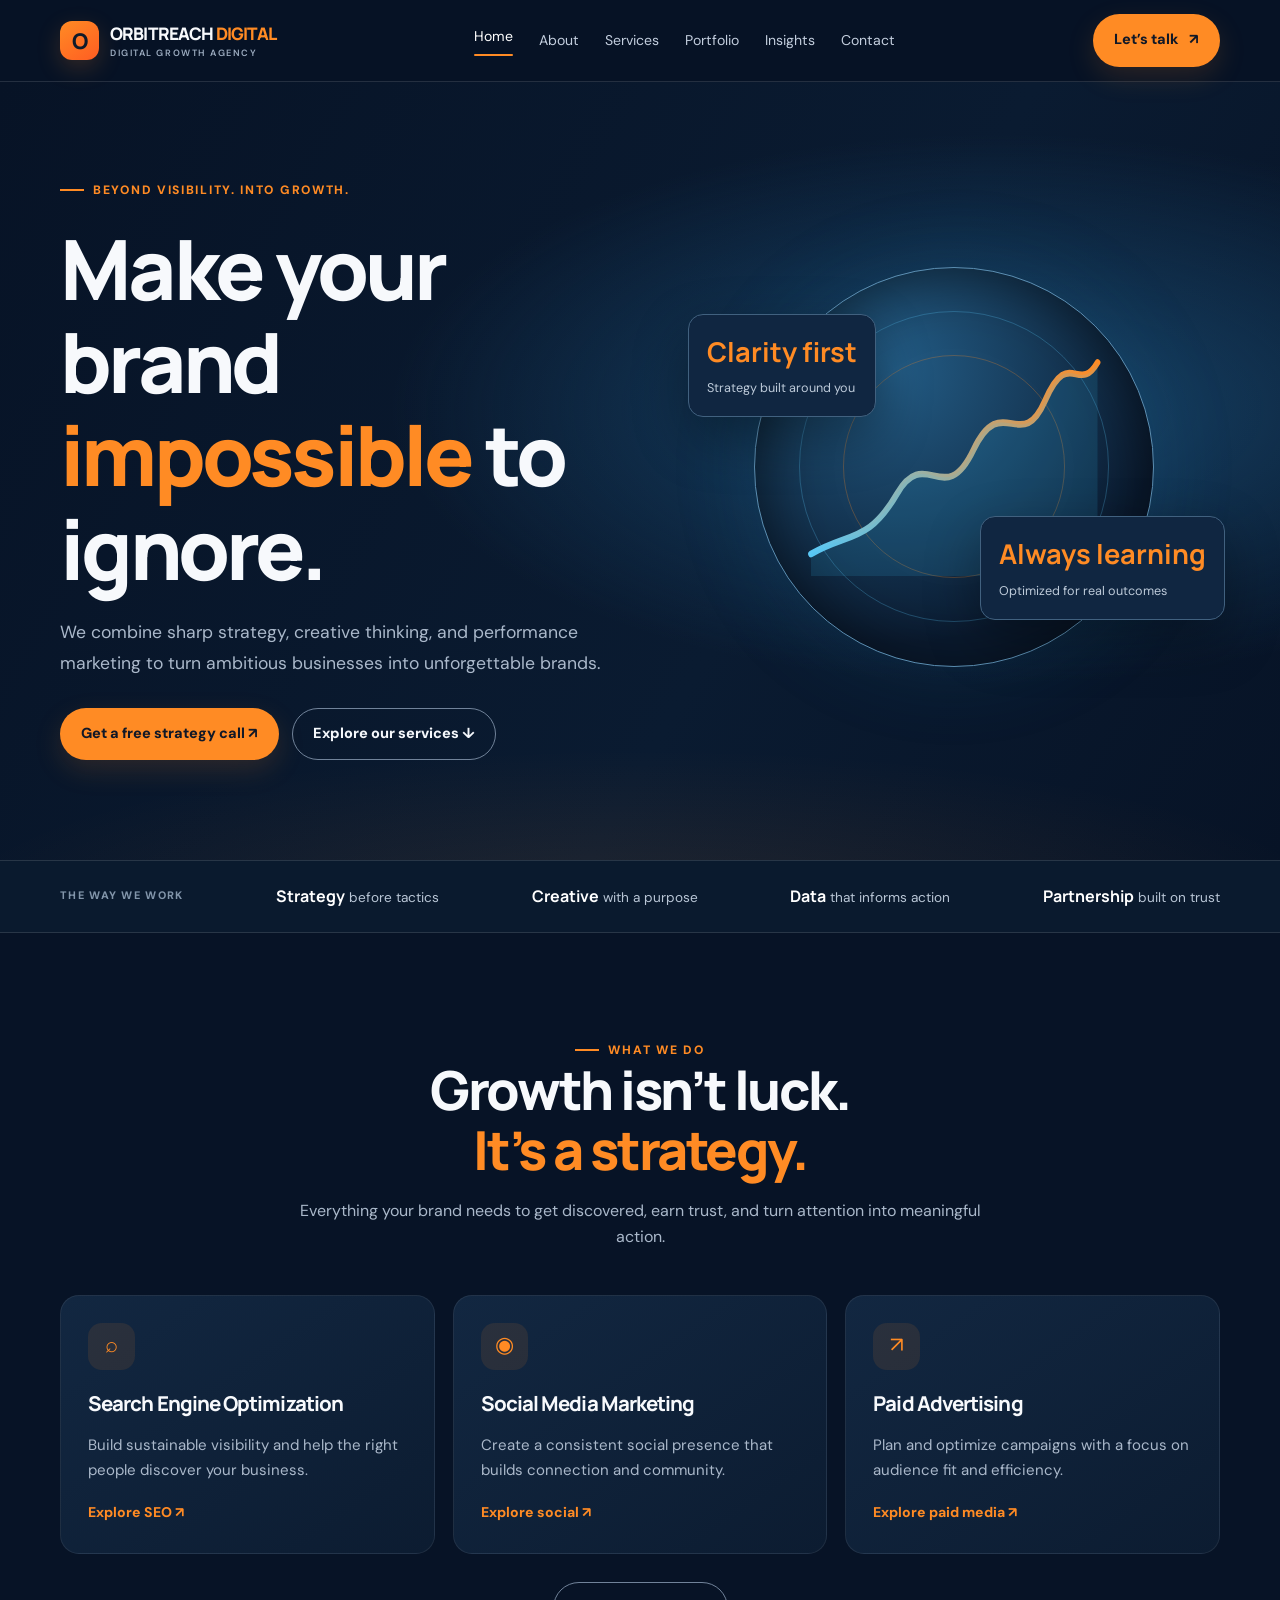
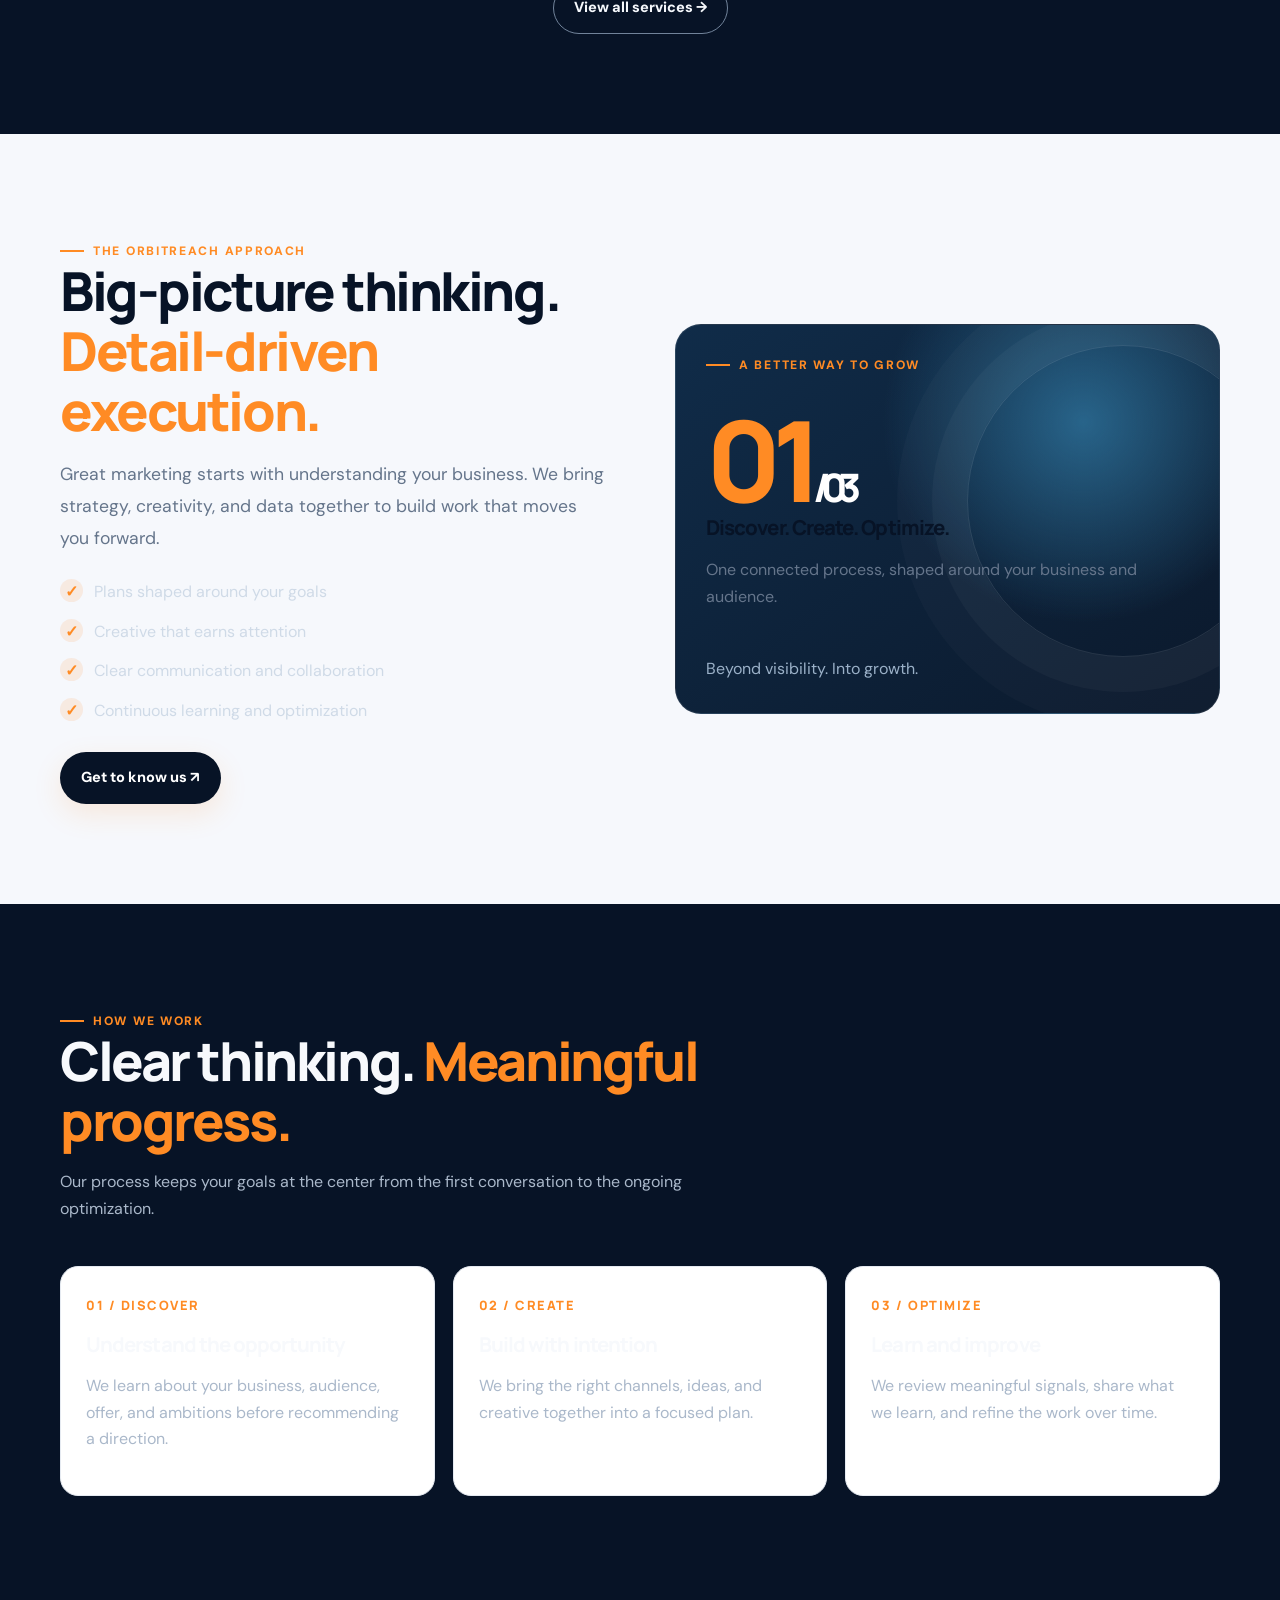
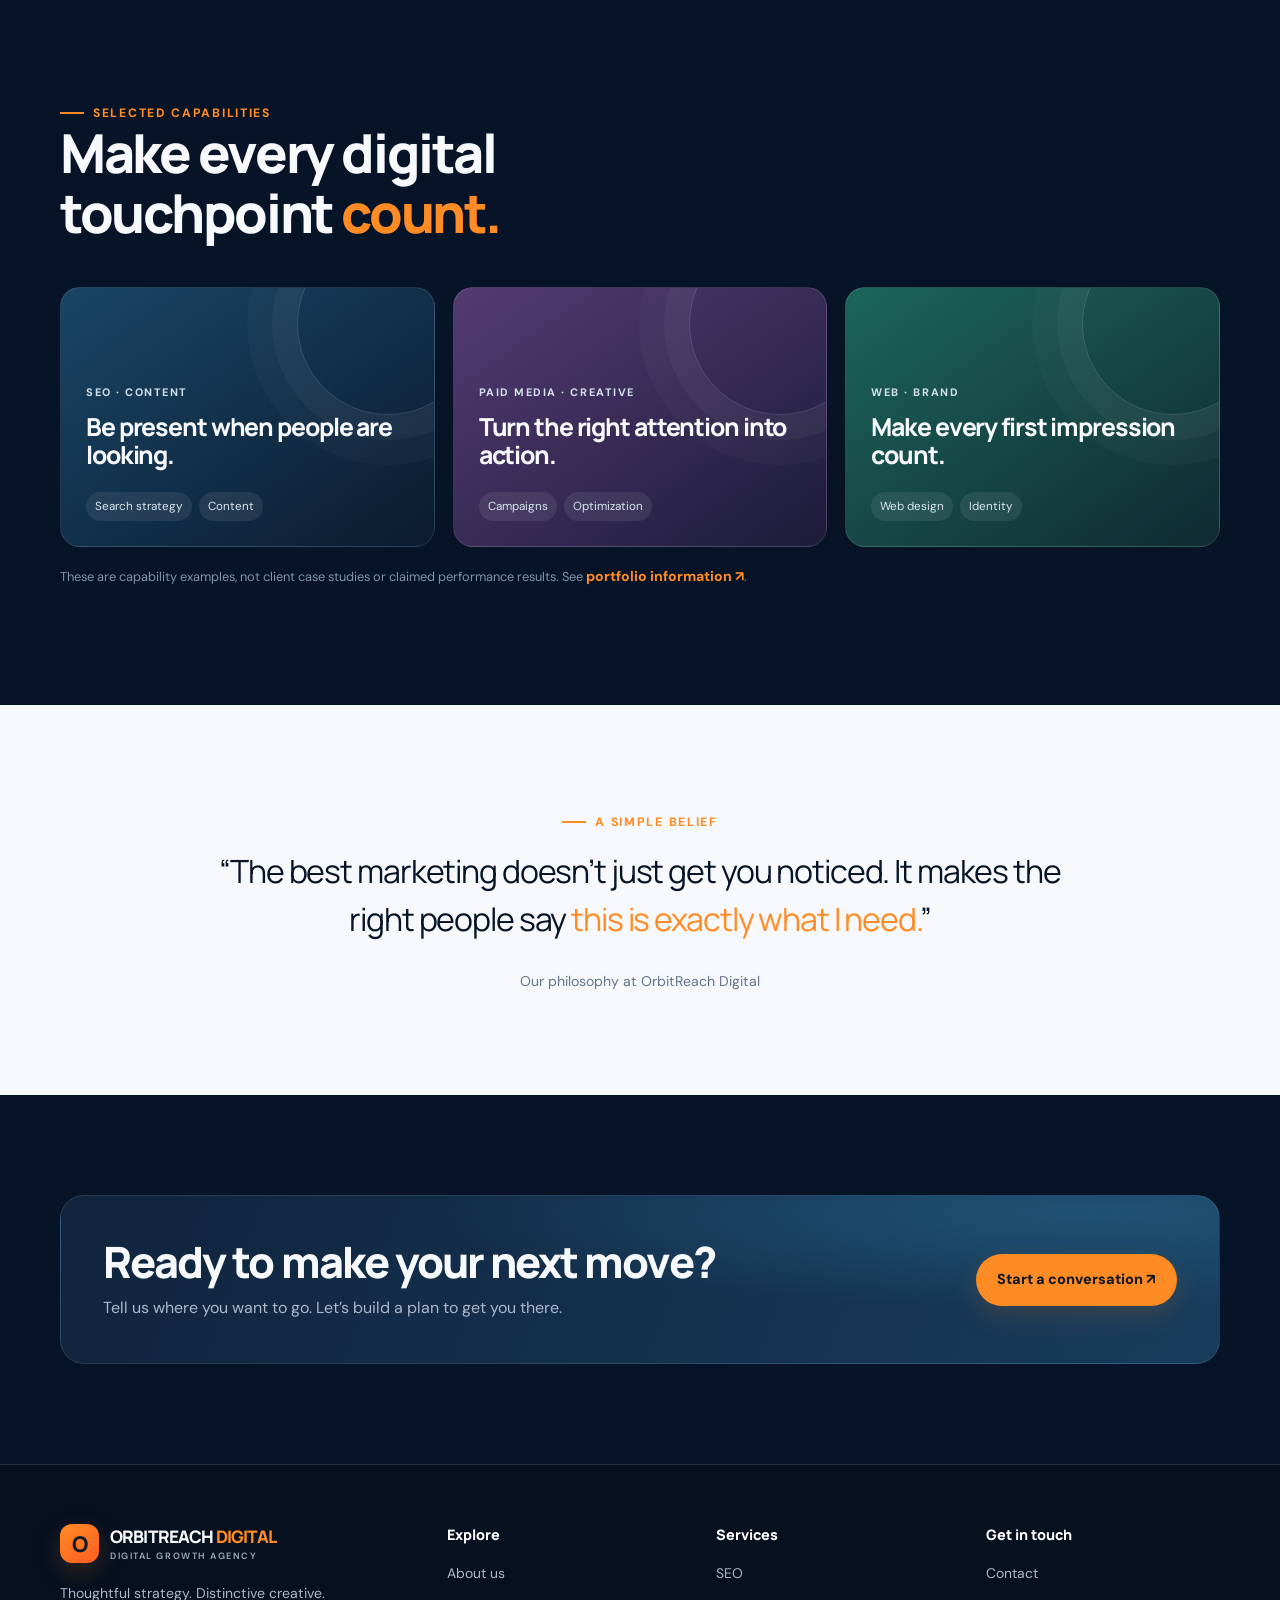
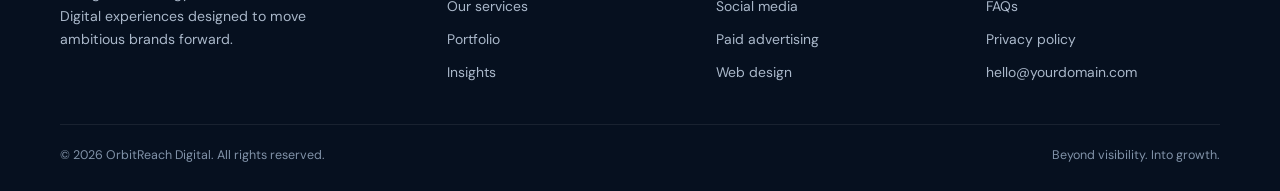
<file: index.html>
<!doctype html><html lang="en"><head><meta charset="utf-8"><meta name="viewport" content="width=device-width, initial-scale=1"><title>Digital Marketing Agency | OrbitReach Digital</title><meta name="description" content="OrbitReach Digital combines strategy, creative, and performance marketing to help ambitious brands grow."><meta name="theme-color" content="#071326"><link rel="icon" type="image/svg+xml" href="assets/favicon.svg"><link rel="stylesheet" href="assets/styles.css"><meta property="og:type" content="website"><meta property="og:title" content="Digital Marketing Agency | OrbitReach Digital"><meta property="og:description" content="OrbitReach Digital combines strategy, creative, and performance marketing to help ambitious brands grow."></head><body><a class="skip-link" href="#main">Skip to content</a>
<header class="site-header"><div class="container nav-wrap">
<a class="brand" href="index.html" aria-label="OrbitReach Digital home"><span class="brand-mark">O</span><span class="brand-name">ORBITREACH<em> DIGITAL</em><small>DIGITAL GROWTH AGENCY</small></span></a>
<nav class="main-nav" aria-label="Main navigation"><a href="index.html" aria-current="page">Home</a><a href="about.html">About</a><a href="services.html">Services</a><a href="portfolio.html">Portfolio</a><a href="insights.html">Insights</a><a href="contact.html">Contact</a></nav>
<div class="nav-actions"><a class="btn" href="contact.html">Let’s talk <span aria-hidden="true">↗</span></a><button class="menu-toggle" aria-label="Toggle navigation" aria-expanded="false">☰</button></div>
</div></header><main id="main">
<section class="hero"><div class="container hero-grid">
<div class="hero-copy"><span class="eyebrow">Beyond visibility. Into growth.</span><h1>Make your brand <span class="accent">impossible</span> to ignore.</h1><p class="lead">We combine sharp strategy, creative thinking, and performance marketing to turn ambitious businesses into unforgettable brands.</p><div class="hero-actions"><a class="btn" href="contact.html">Get a free strategy call ↗</a><a class="btn btn-secondary" href="services.html">Explore our services ↓</a></div></div>
<div class="hero-visual" aria-label="Abstract illustration of digital growth"><div class="growth-orb"><div class="growth-chart"><svg viewBox="0 0 300 200" preserveAspectRatio="none" role="img" aria-label="Rising growth line"><defs><linearGradient id="gline"><stop stop-color="#5bc8f5"/><stop offset="1" stop-color="#ff8b24"/></linearGradient></defs><path d="M0 180 C40 160 60 170 90 125 S140 140 170 85 S220 90 245 40 S280 35 300 5" fill="none" stroke="url(#gline)" stroke-width="6" stroke-linecap="round"/><path d="M0 180 C40 160 60 170 90 125 S140 140 170 85 S220 90 245 40 S280 35 300 5 L300 200 L0 200Z" fill="#38bdf8" opacity=".13"/></svg></div></div><div class="growth-card one"><strong>Clarity first</strong><span>Strategy built around you</span></div><div class="growth-card two"><strong>Always learning</strong><span>Optimized for real outcomes</span></div></div>
</div></section>
<div class="trust-strip"><div class="container trust-inner"><div class="trust-label">The way we work</div><div><strong>Strategy</strong> <span>before tactics</span></div><div><strong>Creative</strong> <span>with a purpose</span></div><div><strong>Data</strong> <span>that informs action</span></div><div><strong>Partnership</strong> <span>built on trust</span></div></div></div>
<section class="section"><div class="container"><div class="section-head center"><span class="eyebrow">What we do</span><h2>Growth isn’t luck.<br><span class="accent">It’s a strategy.</span></h2><p>Everything your brand needs to get discovered, earn trust, and turn attention into meaningful action.</p></div><div class="service-grid">
<article class="service-card"><div class="service-icon">⌕</div><h3>Search Engine Optimization</h3><p>Build sustainable visibility and help the right people discover your business.</p><a class="text-link" href="services.html#seo">Explore SEO ↗</a></article>
<article class="service-card"><div class="service-icon">◉</div><h3>Social Media Marketing</h3><p>Create a consistent social presence that builds connection and community.</p><a class="text-link" href="services.html#social">Explore social ↗</a></article>
<article class="service-card"><div class="service-icon">↗</div><h3>Paid Advertising</h3><p>Plan and optimize campaigns with a focus on audience fit and efficiency.</p><a class="text-link" href="services.html#paid">Explore paid media ↗</a></article>
</div><div style="text-align:center;margin-top:28px"><a class="btn btn-secondary" href="services.html">View all services →</a></div></div></section>
<section class="section section-light"><div class="container split"><div><span class="eyebrow">The OrbitReach approach</span><h2>Big-picture thinking. <span class="accent">Detail-driven execution.</span></h2><p class="lead">Great marketing starts with understanding your business. We bring strategy, creativity, and data together to build work that moves you forward.</p><ul class="check-list"><li>Plans shaped around your goals</li><li>Creative that earns attention</li><li>Clear communication and collaboration</li><li>Continuous learning and optimization</li></ul><div style="margin-top:28px"><a class="btn btn-dark" href="about.html">Get to know us ↗</a></div></div><div class="feature-panel"><span class="eyebrow">A better way to grow</span><div><div class="big-number">01<span style="font-size:.35em;color:#fff"> / 03</span></div><h3>Discover. Create. Optimize.</h3><p>One connected process, shaped around your business and audience.</p></div><span style="color:#9bb1c8">Beyond visibility. Into growth.</span></div></div></section>
<section class="section"><div class="container"><div class="section-head"><span class="eyebrow">How we work</span><h2>Clear thinking. <span class="accent">Meaningful progress.</span></h2><p>Our process keeps your goals at the center from the first conversation to the ongoing optimization.</p></div><div class="process-grid"><article class="process-card"><span class="process-num">01 / DISCOVER</span><h3>Understand the opportunity</h3><p>We learn about your business, audience, offer, and ambitions before recommending a direction.</p></article><article class="process-card"><span class="process-num">02 / CREATE</span><h3>Build with intention</h3><p>We bring the right channels, ideas, and creative together into a focused plan.</p></article><article class="process-card"><span class="process-num">03 / OPTIMIZE</span><h3>Learn and improve</h3><p>We review meaningful signals, share what we learn, and refine the work over time.</p></article></div></div></section>
<section class="section"><div class="container"><div class="section-head"><span class="eyebrow">Selected capabilities</span><h2>Make every digital touchpoint <span class="accent">count.</span></h2></div><div class="work-grid"><article class="work-card"><small>SEO · CONTENT</small><h3>Be present when people are looking.</h3><span class="tag-row"><span class="tag">Search strategy</span><span class="tag">Content</span></span></article><article class="work-card"><small>PAID MEDIA · CREATIVE</small><h3>Turn the right attention into action.</h3><span class="tag-row"><span class="tag">Campaigns</span><span class="tag">Optimization</span></span></article><article class="work-card"><small>WEB · BRAND</small><h3>Make every first impression count.</h3><span class="tag-row"><span class="tag">Web design</span><span class="tag">Identity</span></span></article></div><p class="portfolio-note">These are capability examples, not client case studies or claimed performance results. See <a class="text-link" href="portfolio.html">portfolio information ↗</a>.</p></div></section>
<section class="section section-light"><div class="container testimonial"><span class="eyebrow">A simple belief</span><blockquote>“The best marketing doesn’t just get you noticed. It makes the right people say <span class="accent">this is exactly what I need.</span>”</blockquote><cite>Our philosophy at OrbitReach Digital</cite></div></section>
<section class="section"><div class="container"><div class="cta-band"><div><h2>Ready to make your next move?</h2><p>Tell us where you want to go. Let’s build a plan to get you there.</p></div><a class="btn" href="contact.html">Start a conversation ↗</a></div></div></section>
</main><footer class="site-footer"><div class="container">
<div class="footer-grid">
<div><a class="brand" href="index.html"><span class="brand-mark">O</span><span class="brand-name">ORBITREACH<em> DIGITAL</em><small>DIGITAL GROWTH AGENCY</small></span></a><p style="margin-top:18px">Thoughtful strategy. Distinctive creative. Digital experiences designed to move ambitious brands forward.</p></div>
<div><div class="footer-title">Explore</div><div class="footer-links"><a href="about.html">About us</a><a href="services.html">Our services</a><a href="portfolio.html">Portfolio</a><a href="insights.html">Insights</a></div></div>
<div><div class="footer-title">Services</div><div class="footer-links"><a href="services.html#seo">SEO</a><a href="services.html#social">Social media</a><a href="services.html#paid">Paid advertising</a><a href="services.html#web">Web design</a></div></div>
<div><div class="footer-title">Get in touch</div><div class="footer-links"><a href="contact.html">Contact</a><a href="contact.html#faq">FAQs</a><a href="privacy.html">Privacy policy</a><a href="mailto:hello@yourdomain.com">hello@yourdomain.com</a></div></div>
</div>
<div class="footer-bottom"><span>© <span data-year></span> OrbitReach Digital. All rights reserved.</span><span>Beyond visibility. Into growth.</span></div>
</div></footer><script src="assets/config.js"></script><script src="assets/script.js"></script></body></html>
</file>
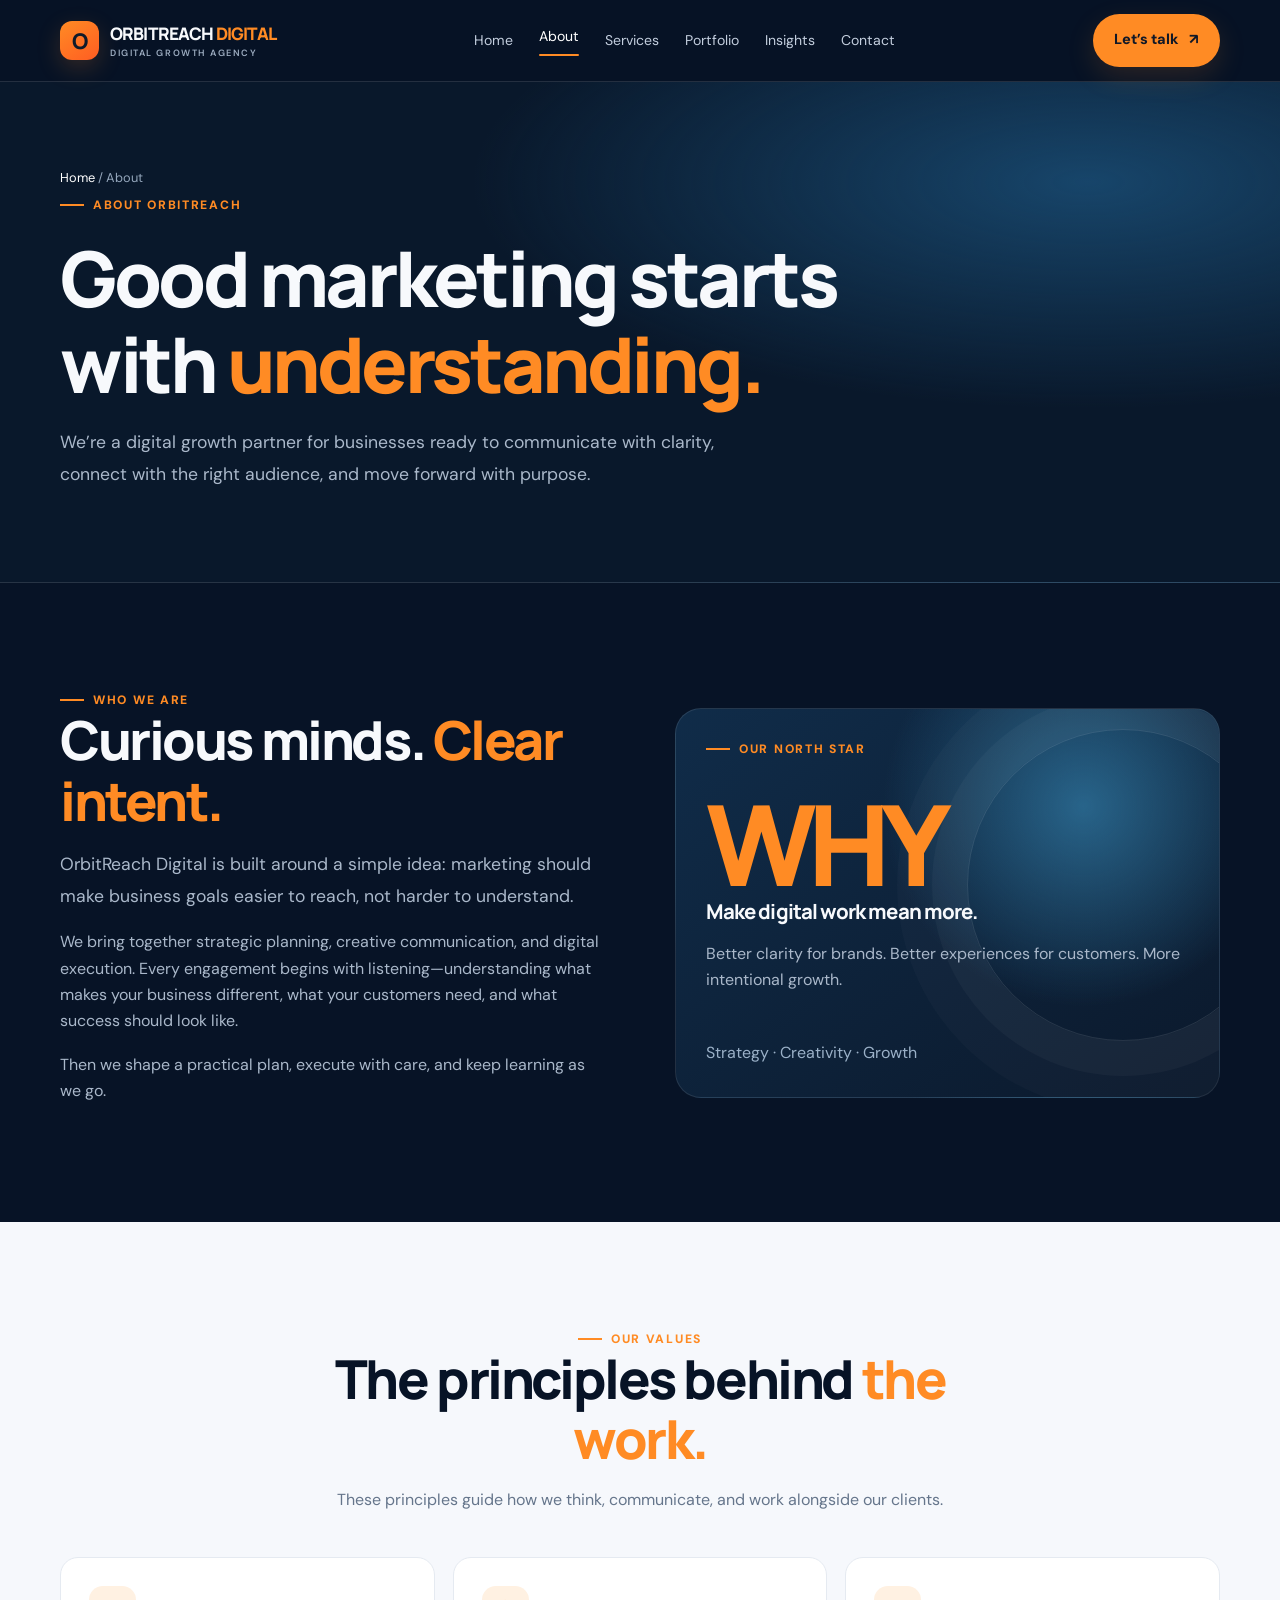
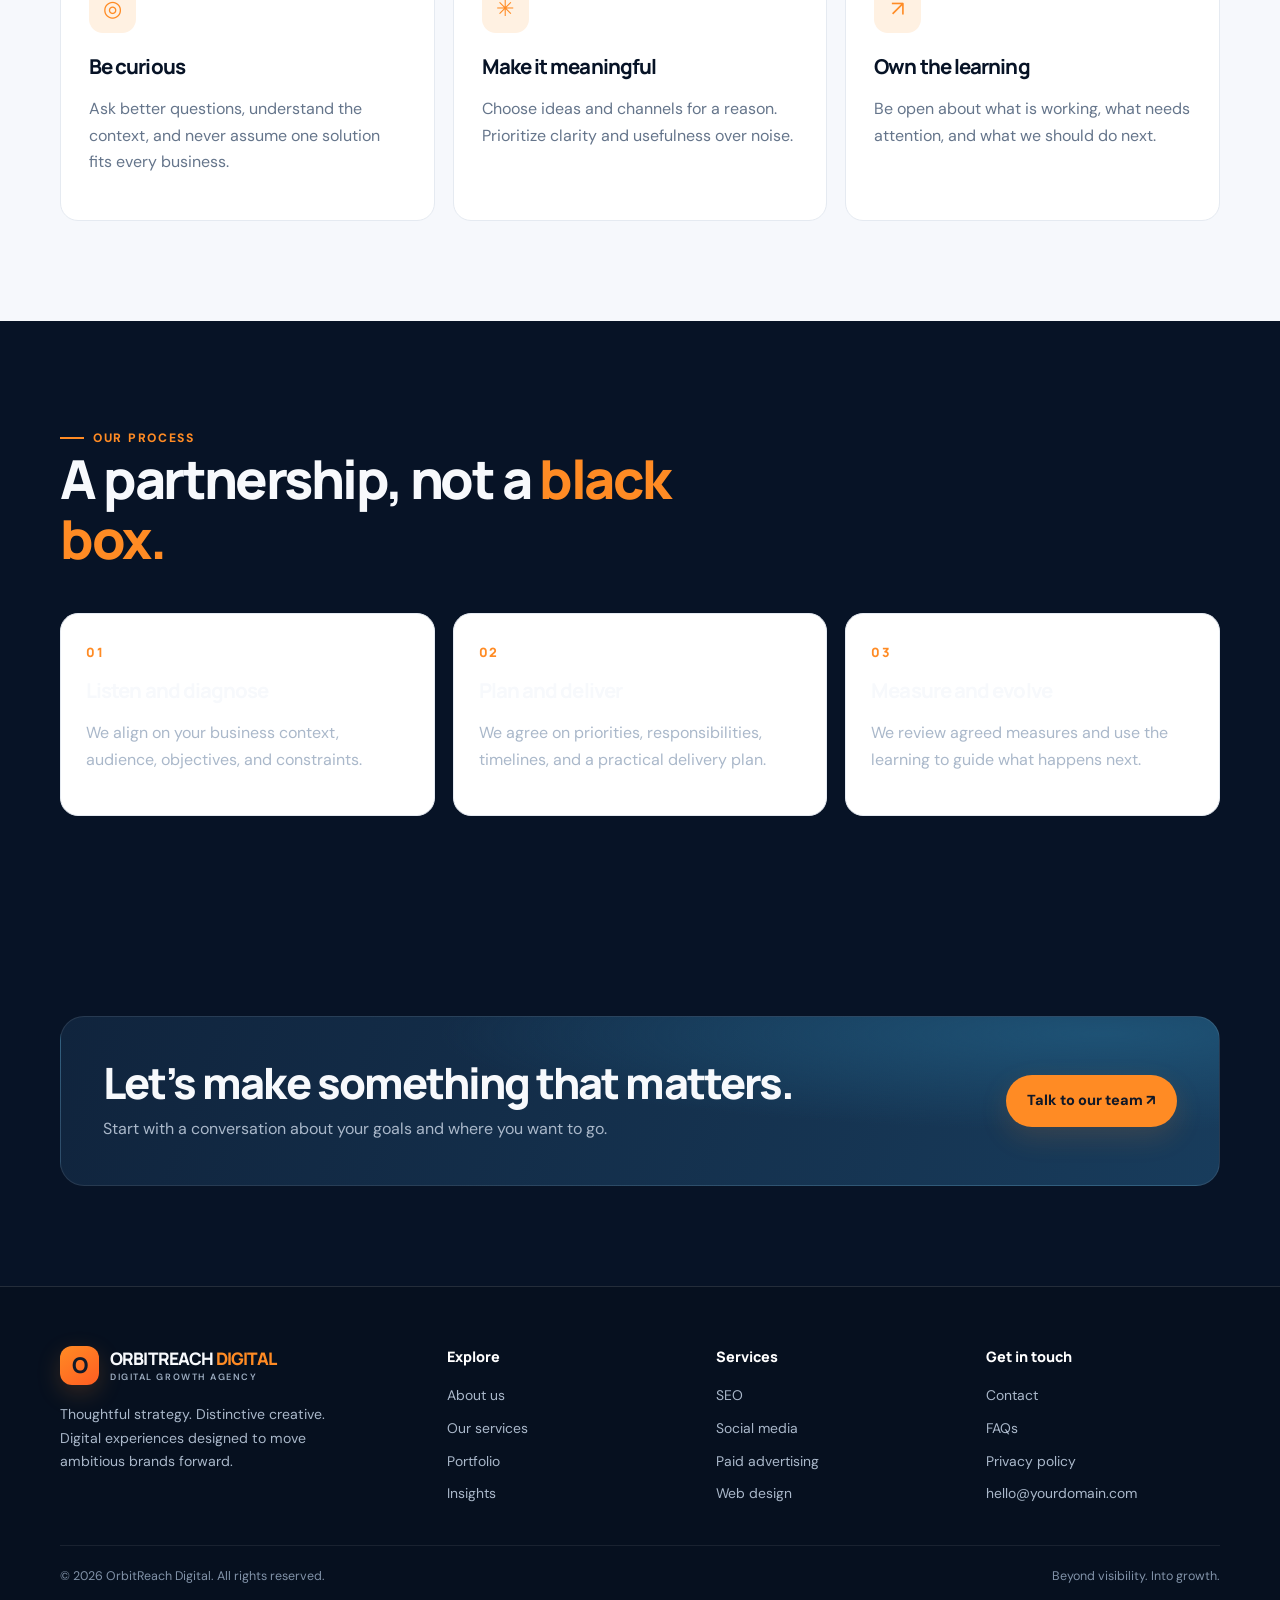
<file: about.html>
<!doctype html><html lang="en"><head><meta charset="utf-8"><meta name="viewport" content="width=device-width, initial-scale=1"><title>About Us | OrbitReach Digital</title><meta name="description" content="Meet OrbitReach Digital and learn about our strategy-led approach to marketing and growth."><meta name="theme-color" content="#071326"><link rel="icon" type="image/svg+xml" href="assets/favicon.svg"><link rel="stylesheet" href="assets/styles.css"><meta property="og:type" content="website"><meta property="og:title" content="About Us | OrbitReach Digital"><meta property="og:description" content="Meet OrbitReach Digital and learn about our strategy-led approach to marketing and growth."></head><body><a class="skip-link" href="#main">Skip to content</a>
<header class="site-header"><div class="container nav-wrap">
<a class="brand" href="index.html" aria-label="OrbitReach Digital home"><span class="brand-mark">O</span><span class="brand-name">ORBITREACH<em> DIGITAL</em><small>DIGITAL GROWTH AGENCY</small></span></a>
<nav class="main-nav" aria-label="Main navigation"><a href="index.html">Home</a><a href="about.html" aria-current="page">About</a><a href="services.html">Services</a><a href="portfolio.html">Portfolio</a><a href="insights.html">Insights</a><a href="contact.html">Contact</a></nav>
<div class="nav-actions"><a class="btn" href="contact.html">Let’s talk <span aria-hidden="true">↗</span></a><button class="menu-toggle" aria-label="Toggle navigation" aria-expanded="false">☰</button></div>
</div></header><main id="main">
<section class="page-hero"><div class="container"><div class="breadcrumbs"><a href="index.html">Home</a> / About</div><span class="eyebrow">About OrbitReach</span><h1>Good marketing starts with <span class="accent">understanding.</span></h1><p class="lead">We’re a digital growth partner for businesses ready to communicate with clarity, connect with the right audience, and move forward with purpose.</p></div></section>
<section class="section"><div class="container split"><div><span class="eyebrow">Who we are</span><h2>Curious minds. <span class="accent">Clear intent.</span></h2><p class="lead">OrbitReach Digital is built around a simple idea: marketing should make business goals easier to reach, not harder to understand.</p><p>We bring together strategic planning, creative communication, and digital execution. Every engagement begins with listening—understanding what makes your business different, what your customers need, and what success should look like.</p><p>Then we shape a practical plan, execute with care, and keep learning as we go.</p></div><div class="feature-panel"><span class="eyebrow">Our north star</span><div><div class="big-number">WHY</div><h3>Make digital work mean more.</h3><p>Better clarity for brands. Better experiences for customers. More intentional growth.</p></div><span style="color:#9bb1c8">Strategy · Creativity · Growth</span></div></div></section>
<section class="section section-light"><div class="container"><div class="section-head center"><span class="eyebrow">Our values</span><h2>The principles behind <span class="accent">the work.</span></h2><p>These principles guide how we think, communicate, and work alongside our clients.</p></div><div class="three-grid"><article class="detail-card"><div class="service-icon">◎</div><h3>Be curious</h3><p>Ask better questions, understand the context, and never assume one solution fits every business.</p></article><article class="detail-card"><div class="service-icon">✳</div><h3>Make it meaningful</h3><p>Choose ideas and channels for a reason. Prioritize clarity and usefulness over noise.</p></article><article class="detail-card"><div class="service-icon">↗</div><h3>Own the learning</h3><p>Be open about what is working, what needs attention, and what we should do next.</p></article></div></div></section>
<section class="section"><div class="container"><div class="section-head"><span class="eyebrow">Our process</span><h2>A partnership, not a <span class="accent">black box.</span></h2></div><div class="process-grid"><article class="process-card"><span class="process-num">01</span><h3>Listen and diagnose</h3><p>We align on your business context, audience, objectives, and constraints.</p></article><article class="process-card"><span class="process-num">02</span><h3>Plan and deliver</h3><p>We agree on priorities, responsibilities, timelines, and a practical delivery plan.</p></article><article class="process-card"><span class="process-num">03</span><h3>Measure and evolve</h3><p>We review agreed measures and use the learning to guide what happens next.</p></article></div></div></section>
<section class="section"><div class="container cta-band"><div><h2>Let’s make something that matters.</h2><p>Start with a conversation about your goals and where you want to go.</p></div><a class="btn" href="contact.html">Talk to our team ↗</a></div></section>
</main><footer class="site-footer"><div class="container">
<div class="footer-grid">
<div><a class="brand" href="index.html"><span class="brand-mark">O</span><span class="brand-name">ORBITREACH<em> DIGITAL</em><small>DIGITAL GROWTH AGENCY</small></span></a><p style="margin-top:18px">Thoughtful strategy. Distinctive creative. Digital experiences designed to move ambitious brands forward.</p></div>
<div><div class="footer-title">Explore</div><div class="footer-links"><a href="about.html">About us</a><a href="services.html">Our services</a><a href="portfolio.html">Portfolio</a><a href="insights.html">Insights</a></div></div>
<div><div class="footer-title">Services</div><div class="footer-links"><a href="services.html#seo">SEO</a><a href="services.html#social">Social media</a><a href="services.html#paid">Paid advertising</a><a href="services.html#web">Web design</a></div></div>
<div><div class="footer-title">Get in touch</div><div class="footer-links"><a href="contact.html">Contact</a><a href="contact.html#faq">FAQs</a><a href="privacy.html">Privacy policy</a><a href="mailto:hello@yourdomain.com">hello@yourdomain.com</a></div></div>
</div>
<div class="footer-bottom"><span>© <span data-year></span> OrbitReach Digital. All rights reserved.</span><span>Beyond visibility. Into growth.</span></div>
</div></footer><script src="assets/config.js"></script><script src="assets/script.js"></script></body></html>
</file>
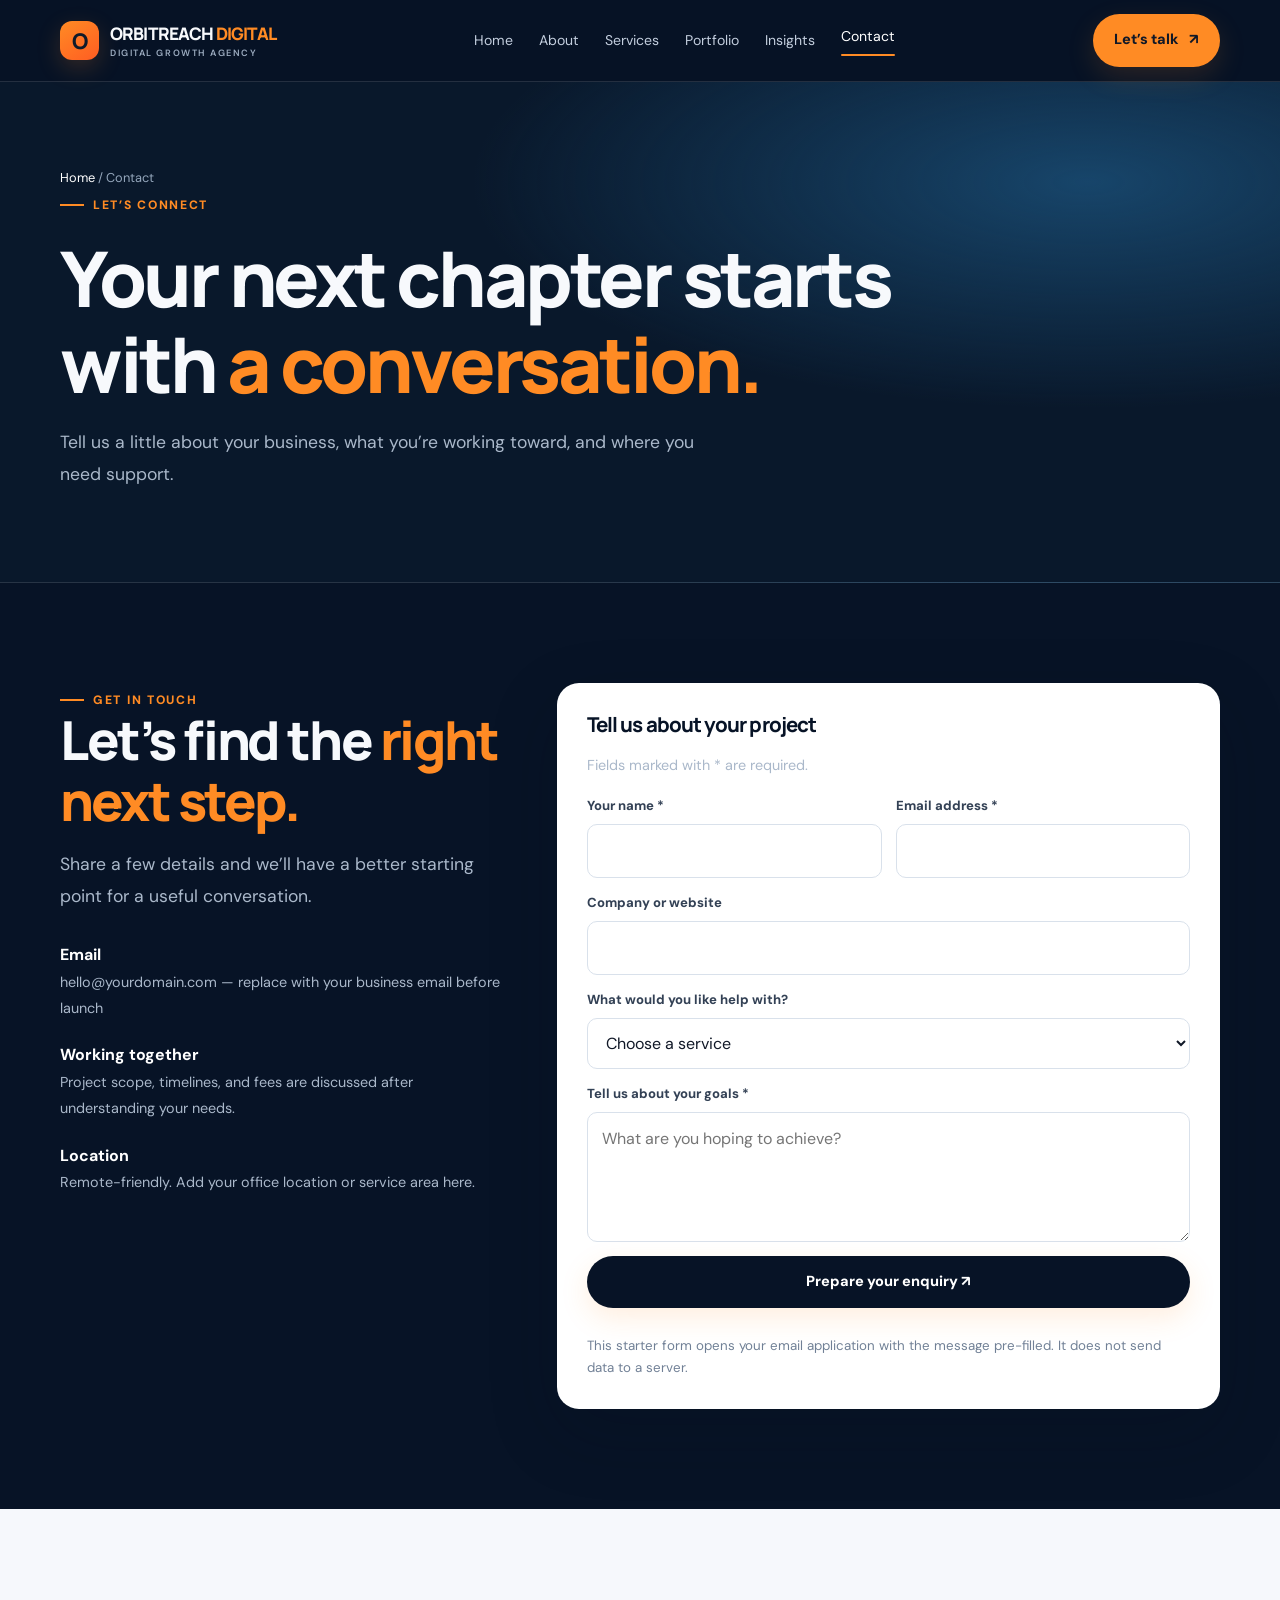
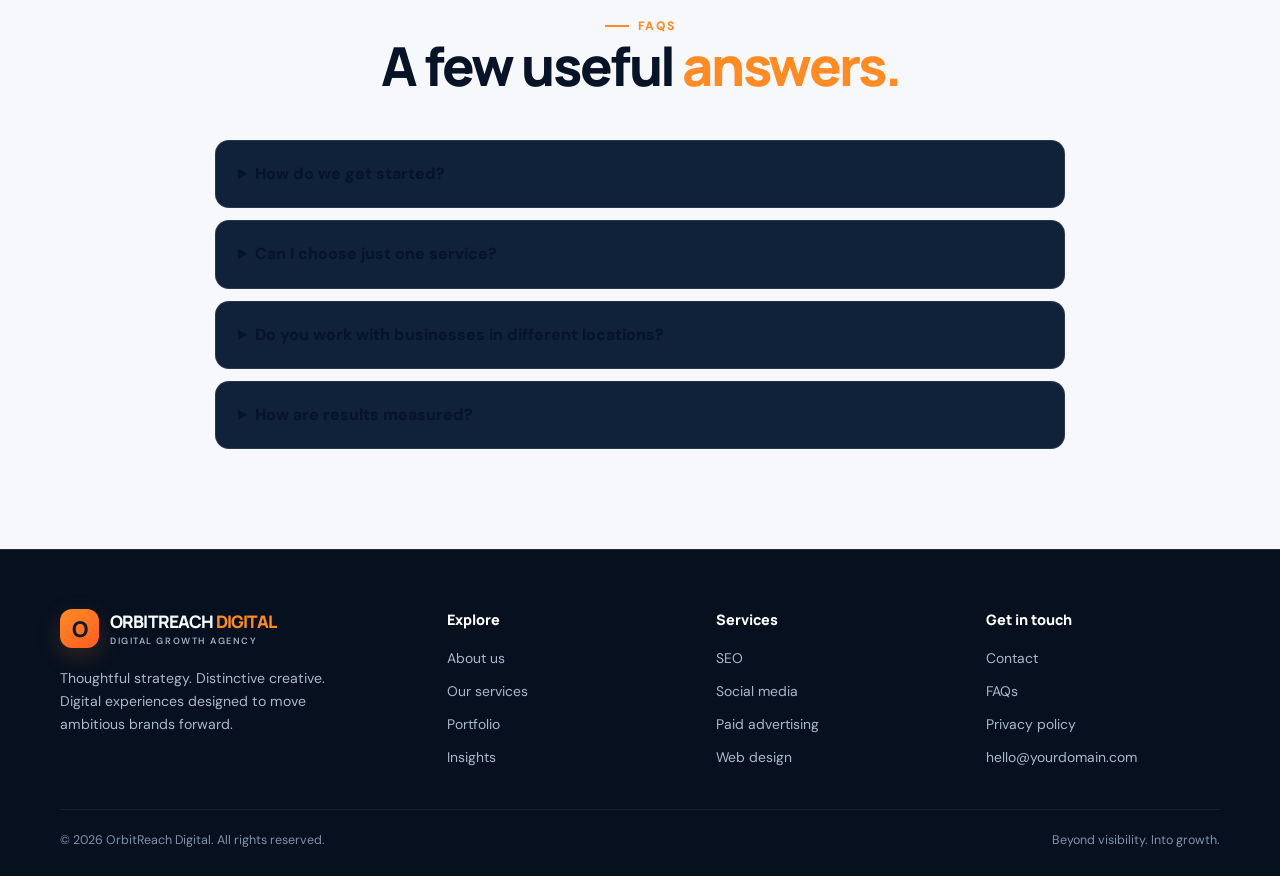
<file: contact.html>
<!doctype html><html lang="en"><head><meta charset="utf-8"><meta name="viewport" content="width=device-width, initial-scale=1"><title>Contact | OrbitReach Digital</title><meta name="description" content="Contact OrbitReach Digital to discuss your business goals and digital marketing priorities."><meta name="theme-color" content="#071326"><link rel="icon" type="image/svg+xml" href="assets/favicon.svg"><link rel="stylesheet" href="assets/styles.css"><meta property="og:type" content="website"><meta property="og:title" content="Contact | OrbitReach Digital"><meta property="og:description" content="Contact OrbitReach Digital to discuss your business goals and digital marketing priorities."></head><body><a class="skip-link" href="#main">Skip to content</a>
<header class="site-header"><div class="container nav-wrap">
<a class="brand" href="index.html" aria-label="OrbitReach Digital home"><span class="brand-mark">O</span><span class="brand-name">ORBITREACH<em> DIGITAL</em><small>DIGITAL GROWTH AGENCY</small></span></a>
<nav class="main-nav" aria-label="Main navigation"><a href="index.html">Home</a><a href="about.html">About</a><a href="services.html">Services</a><a href="portfolio.html">Portfolio</a><a href="insights.html">Insights</a><a href="contact.html" aria-current="page">Contact</a></nav>
<div class="nav-actions"><a class="btn" href="contact.html">Let’s talk <span aria-hidden="true">↗</span></a><button class="menu-toggle" aria-label="Toggle navigation" aria-expanded="false">☰</button></div>
</div></header><main id="main">
<section class="page-hero"><div class="container"><div class="breadcrumbs"><a href="index.html">Home</a> / Contact</div><span class="eyebrow">Let’s connect</span><h1>Your next chapter starts with <span class="accent">a conversation.</span></h1><p class="lead">Tell us a little about your business, what you’re working toward, and where you need support.</p></div></section>
<section class="section"><div class="container contact-layout"><div><span class="eyebrow">Get in touch</span><h2>Let’s find the <span class="accent">right next step.</span></h2><p class="lead">Share a few details and we’ll have a better starting point for a useful conversation.</p><div class="contact-info"><div><strong>Email</strong><span>hello@yourdomain.com — replace with your business email before launch</span></div><div><strong>Working together</strong><span>Project scope, timelines, and fees are discussed after understanding your needs.</span></div><div><strong>Location</strong><span>Remote-friendly. Add your office location or service area here.</span></div></div></div>
<div class="contact-card"><h3>Tell us about your project</h3><p style="font-size:.9rem">Fields marked with * are required.</p><form data-contact-form><div class="form-grid"><div class="field"><label for="name">Your name *</label><input id="name" name="name" autocomplete="name" required></div><div class="field"><label for="email">Email address *</label><input id="email" name="email" type="email" autocomplete="email" required></div><div class="field full"><label for="company">Company or website</label><input id="company" name="company" autocomplete="organization"></div><div class="field full"><label for="service">What would you like help with?</label><select id="service" name="service"><option value="">Choose a service</option><option>SEO</option><option>Social media marketing</option><option>Paid advertising</option><option>Website design and development</option><option>Content and creative</option><option>Brand strategy</option><option>Not sure yet</option></select></div><div class="field full"><label for="message">Tell us about your goals *</label><textarea id="message" name="message" required placeholder="What are you hoping to achieve?"></textarea></div><div class="field full"><button class="btn btn-dark" type="submit">Prepare your enquiry ↗</button><p data-form-status class="form-message" role="status" aria-live="polite"></p><small style="color:#718096">This starter form opens your email application with the message pre-filled. It does not send data to a server.</small></div></div></form></div></div></section>
<section class="section section-light" id="faq"><div class="container"><div class="section-head center"><span class="eyebrow">FAQs</span><h2>A few useful <span class="accent">answers.</span></h2></div><div class="faq-list">
<details class="faq-item"><summary>How do we get started?</summary><p>Send an enquiry with a little context about your business and goals. The first conversation helps establish fit, priorities, and a possible scope.</p></details>
<details class="faq-item"><summary>Can I choose just one service?</summary><p>Yes. A project can focus on one capability or combine services where an integrated approach makes sense.</p></details>
<details class="faq-item"><summary>Do you work with businesses in different locations?</summary><p>The website is designed for a remote-friendly agency model. Add your actual service areas and availability before publishing.</p></details>
<details class="faq-item"><summary>How are results measured?</summary><p>Measurement depends on the objective. We recommend agreeing on relevant indicators, tracking methods, and a baseline before work begins.</p></details>
</div></div></section>
</main><footer class="site-footer"><div class="container">
<div class="footer-grid">
<div><a class="brand" href="index.html"><span class="brand-mark">O</span><span class="brand-name">ORBITREACH<em> DIGITAL</em><small>DIGITAL GROWTH AGENCY</small></span></a><p style="margin-top:18px">Thoughtful strategy. Distinctive creative. Digital experiences designed to move ambitious brands forward.</p></div>
<div><div class="footer-title">Explore</div><div class="footer-links"><a href="about.html">About us</a><a href="services.html">Our services</a><a href="portfolio.html">Portfolio</a><a href="insights.html">Insights</a></div></div>
<div><div class="footer-title">Services</div><div class="footer-links"><a href="services.html#seo">SEO</a><a href="services.html#social">Social media</a><a href="services.html#paid">Paid advertising</a><a href="services.html#web">Web design</a></div></div>
<div><div class="footer-title">Get in touch</div><div class="footer-links"><a href="contact.html">Contact</a><a href="contact.html#faq">FAQs</a><a href="privacy.html">Privacy policy</a><a href="mailto:hello@yourdomain.com">hello@yourdomain.com</a></div></div>
</div>
<div class="footer-bottom"><span>© <span data-year></span> OrbitReach Digital. All rights reserved.</span><span>Beyond visibility. Into growth.</span></div>
</div></footer><script src="assets/config.js"></script><script src="assets/script.js"></script></body></html>
</file>
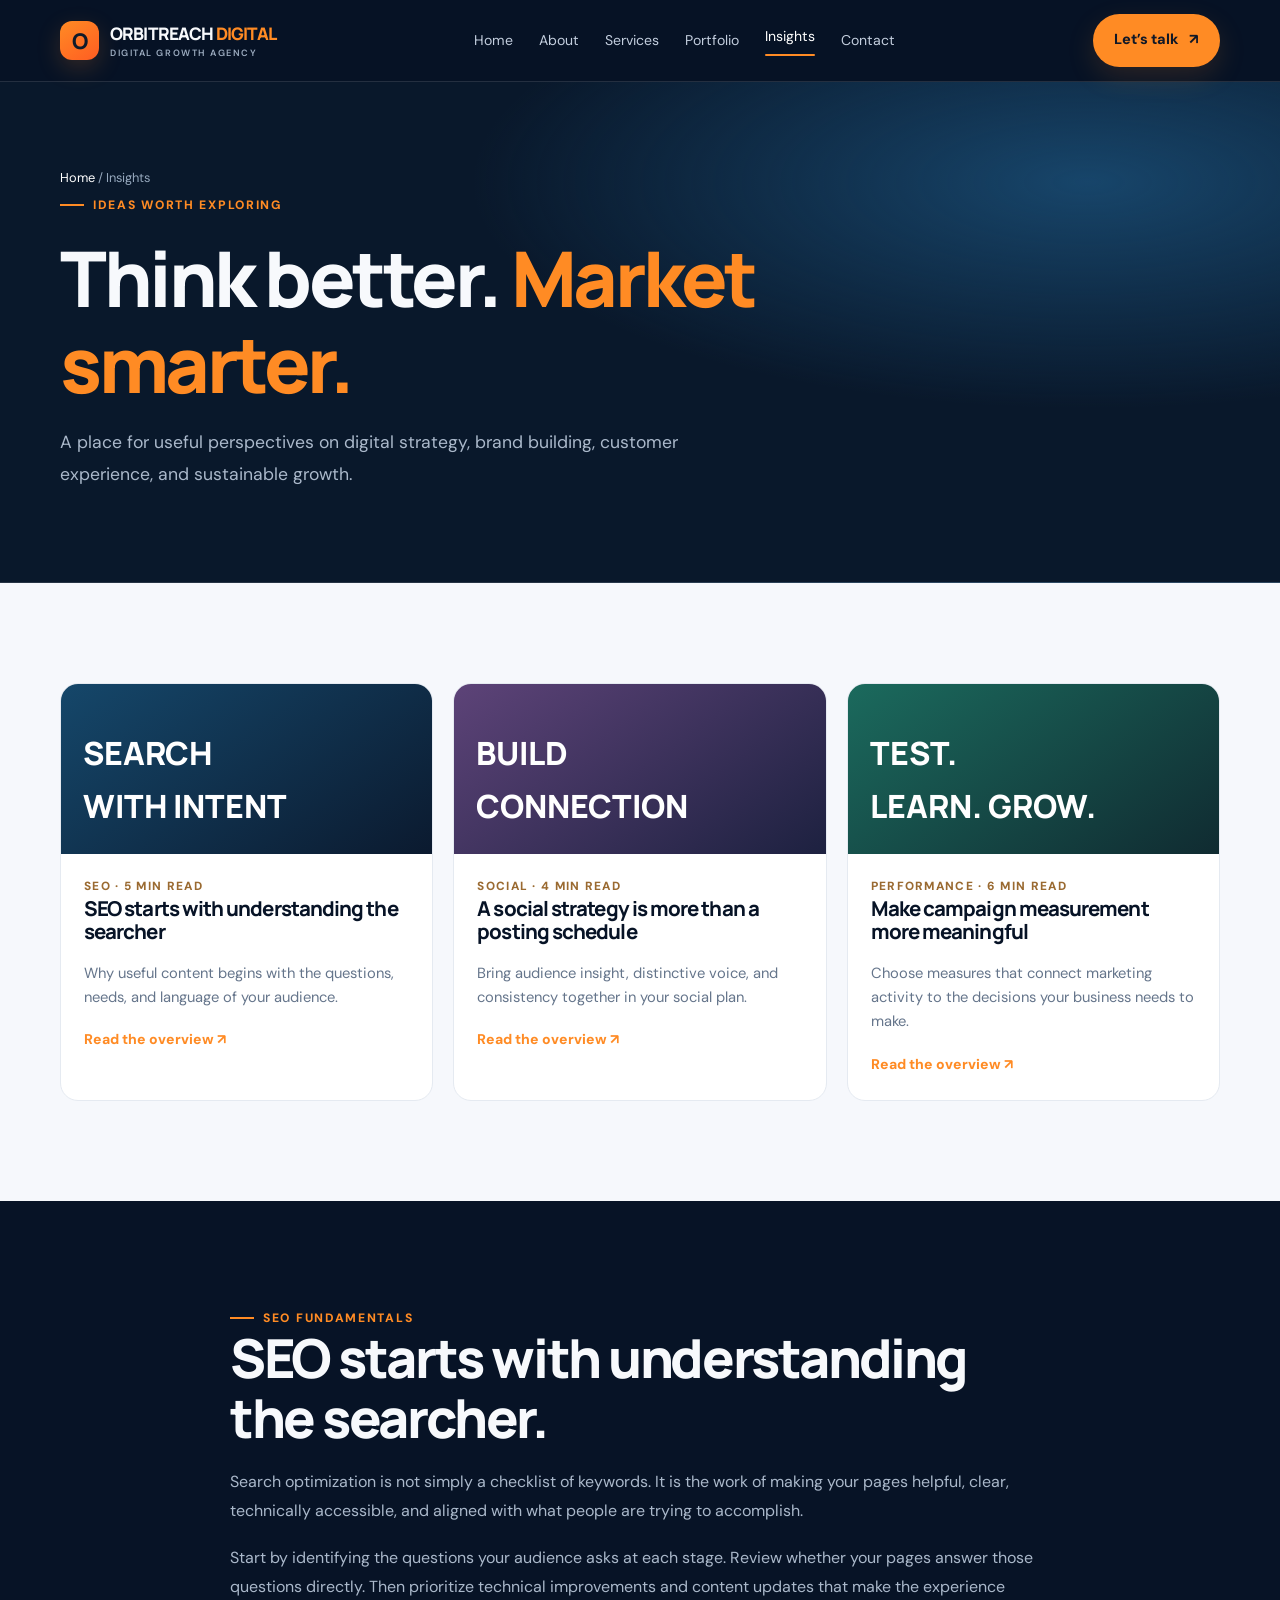
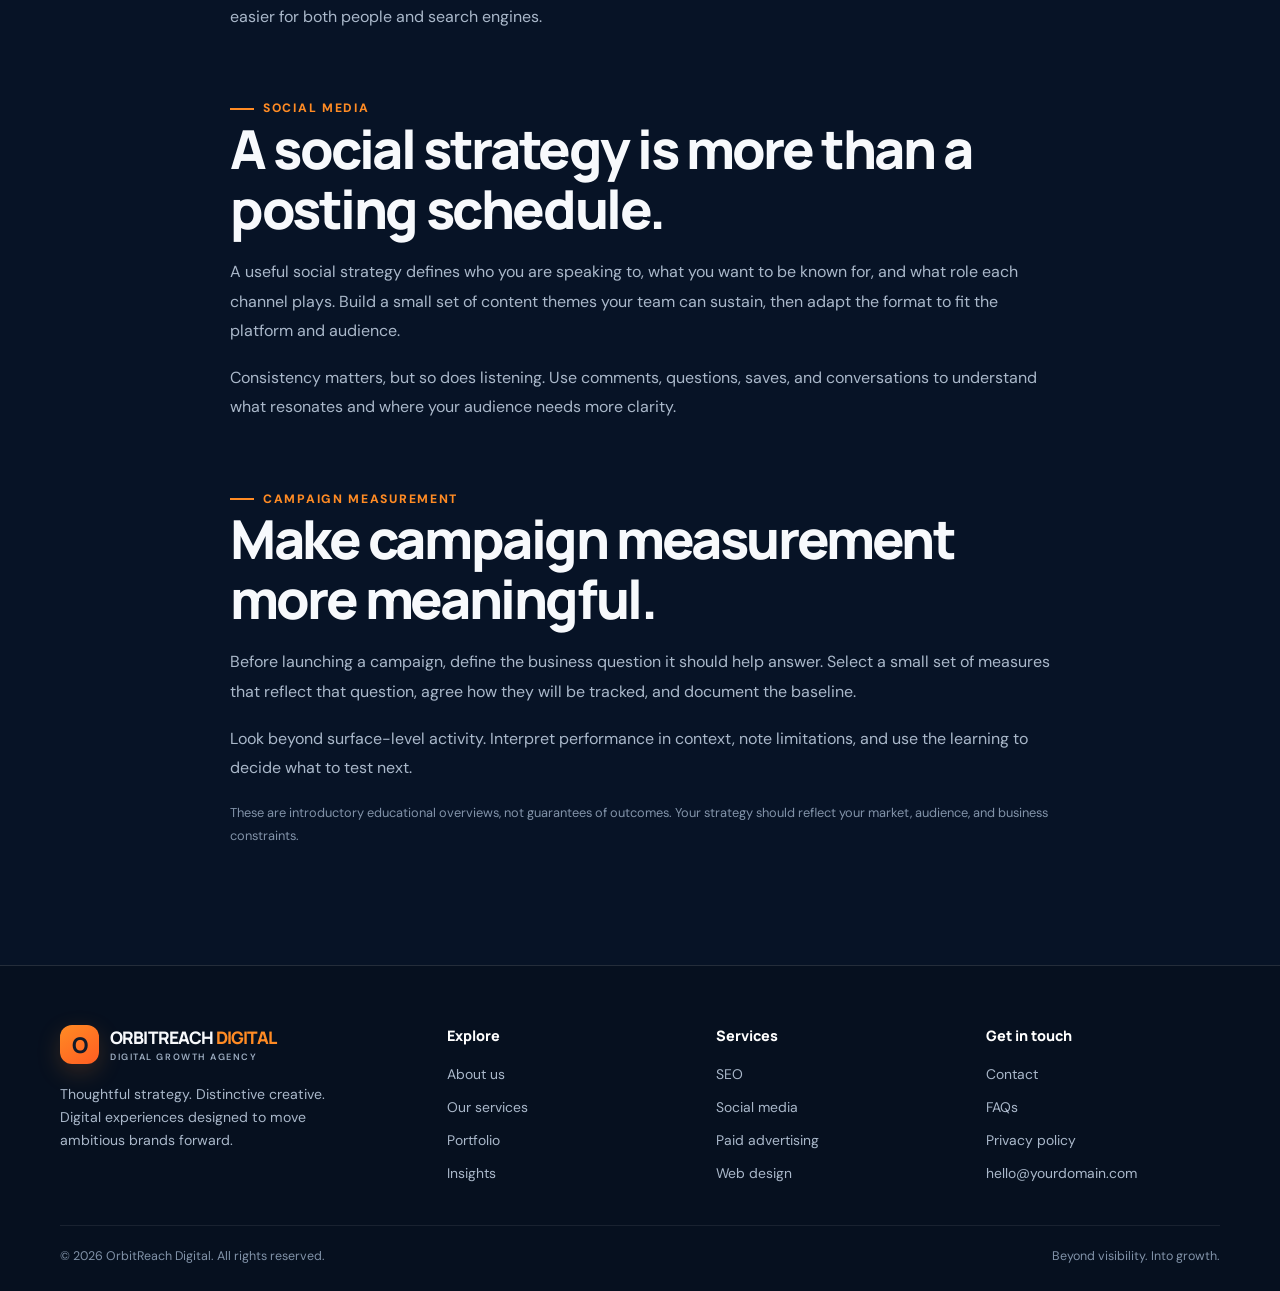
<file: insights.html>
<!doctype html><html lang="en"><head><meta charset="utf-8"><meta name="viewport" content="width=device-width, initial-scale=1"><title>Insights | OrbitReach Digital</title><meta name="description" content="Practical digital marketing insights from OrbitReach Digital on SEO, social media, paid media, and web strategy."><meta name="theme-color" content="#071326"><link rel="icon" type="image/svg+xml" href="assets/favicon.svg"><link rel="stylesheet" href="assets/styles.css"><meta property="og:type" content="website"><meta property="og:title" content="Insights | OrbitReach Digital"><meta property="og:description" content="Practical digital marketing insights from OrbitReach Digital on SEO, social media, paid media, and web strategy."></head><body><a class="skip-link" href="#main">Skip to content</a>
<header class="site-header"><div class="container nav-wrap">
<a class="brand" href="index.html" aria-label="OrbitReach Digital home"><span class="brand-mark">O</span><span class="brand-name">ORBITREACH<em> DIGITAL</em><small>DIGITAL GROWTH AGENCY</small></span></a>
<nav class="main-nav" aria-label="Main navigation"><a href="index.html">Home</a><a href="about.html">About</a><a href="services.html">Services</a><a href="portfolio.html">Portfolio</a><a href="insights.html" aria-current="page">Insights</a><a href="contact.html">Contact</a></nav>
<div class="nav-actions"><a class="btn" href="contact.html">Let’s talk <span aria-hidden="true">↗</span></a><button class="menu-toggle" aria-label="Toggle navigation" aria-expanded="false">☰</button></div>
</div></header><main id="main">
<section class="page-hero"><div class="container"><div class="breadcrumbs"><a href="index.html">Home</a> / Insights</div><span class="eyebrow">Ideas worth exploring</span><h1>Think better. <span class="accent">Market smarter.</span></h1><p class="lead">A place for useful perspectives on digital strategy, brand building, customer experience, and sustainable growth.</p></div></section>
<section class="section section-light"><div class="container"><div class="insight-grid">
<article class="article-card"><div class="article-art"><span>SEARCH<br>WITH INTENT</span></div><div class="article-body"><div class="article-meta">SEO · 5 min read</div><h3>SEO starts with understanding the searcher</h3><p>Why useful content begins with the questions, needs, and language of your audience.</p><a class="text-link" href="#seo-article">Read the overview ↗</a></div></article>
<article class="article-card"><div class="article-art"><span>BUILD<br>CONNECTION</span></div><div class="article-body"><div class="article-meta">SOCIAL · 4 min read</div><h3>A social strategy is more than a posting schedule</h3><p>Bring audience insight, distinctive voice, and consistency together in your social plan.</p><a class="text-link" href="#social-article">Read the overview ↗</a></div></article>
<article class="article-card"><div class="article-art"><span>TEST.<br>LEARN. GROW.</span></div><div class="article-body"><div class="article-meta">PERFORMANCE · 6 min read</div><h3>Make campaign measurement more meaningful</h3><p>Choose measures that connect marketing activity to the decisions your business needs to make.</p><a class="text-link" href="#measurement-article">Read the overview ↗</a></div></article>
</div></div></section>
<section class="section"><div class="container content-narrow">
<article id="seo-article"><span class="eyebrow">SEO fundamentals</span><h2>SEO starts with understanding the searcher.</h2><p>Search optimization is not simply a checklist of keywords. It is the work of making your pages helpful, clear, technically accessible, and aligned with what people are trying to accomplish.</p><p>Start by identifying the questions your audience asks at each stage. Review whether your pages answer those questions directly. Then prioritize technical improvements and content updates that make the experience easier for both people and search engines.</p></article>
<article id="social-article" style="margin-top:60px"><span class="eyebrow">Social media</span><h2>A social strategy is more than a posting schedule.</h2><p>A useful social strategy defines who you are speaking to, what you want to be known for, and what role each channel plays. Build a small set of content themes your team can sustain, then adapt the format to fit the platform and audience.</p><p>Consistency matters, but so does listening. Use comments, questions, saves, and conversations to understand what resonates and where your audience needs more clarity.</p></article>
<article id="measurement-article" style="margin-top:60px"><span class="eyebrow">Campaign measurement</span><h2>Make campaign measurement more meaningful.</h2><p>Before launching a campaign, define the business question it should help answer. Select a small set of measures that reflect that question, agree how they will be tracked, and document the baseline.</p><p>Look beyond surface-level activity. Interpret performance in context, note limitations, and use the learning to decide what to test next.</p></article>
<p class="portfolio-note">These are introductory educational overviews, not guarantees of outcomes. Your strategy should reflect your market, audience, and business constraints.</p>
</div></section>
</main><footer class="site-footer"><div class="container">
<div class="footer-grid">
<div><a class="brand" href="index.html"><span class="brand-mark">O</span><span class="brand-name">ORBITREACH<em> DIGITAL</em><small>DIGITAL GROWTH AGENCY</small></span></a><p style="margin-top:18px">Thoughtful strategy. Distinctive creative. Digital experiences designed to move ambitious brands forward.</p></div>
<div><div class="footer-title">Explore</div><div class="footer-links"><a href="about.html">About us</a><a href="services.html">Our services</a><a href="portfolio.html">Portfolio</a><a href="insights.html">Insights</a></div></div>
<div><div class="footer-title">Services</div><div class="footer-links"><a href="services.html#seo">SEO</a><a href="services.html#social">Social media</a><a href="services.html#paid">Paid advertising</a><a href="services.html#web">Web design</a></div></div>
<div><div class="footer-title">Get in touch</div><div class="footer-links"><a href="contact.html">Contact</a><a href="contact.html#faq">FAQs</a><a href="privacy.html">Privacy policy</a><a href="mailto:hello@yourdomain.com">hello@yourdomain.com</a></div></div>
</div>
<div class="footer-bottom"><span>© <span data-year></span> OrbitReach Digital. All rights reserved.</span><span>Beyond visibility. Into growth.</span></div>
</div></footer><script src="assets/config.js"></script><script src="assets/script.js"></script></body></html>
</file>
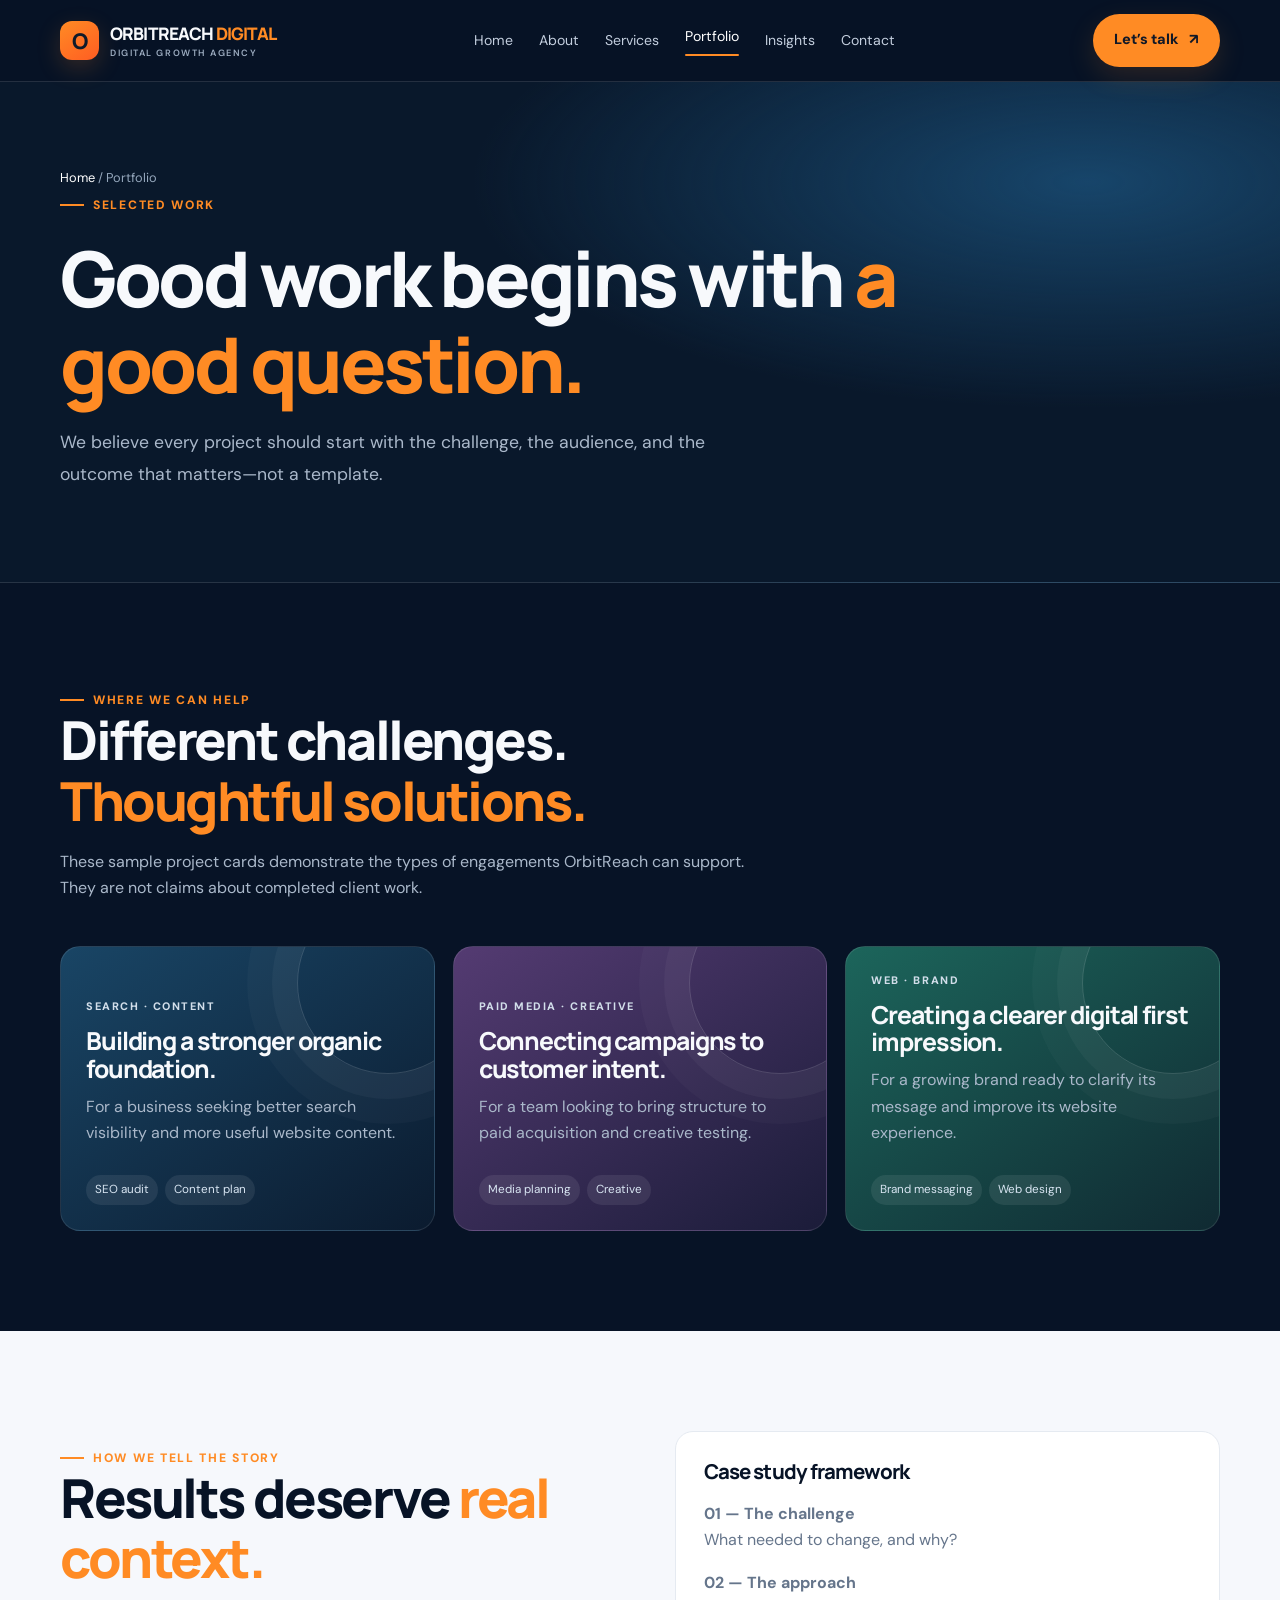
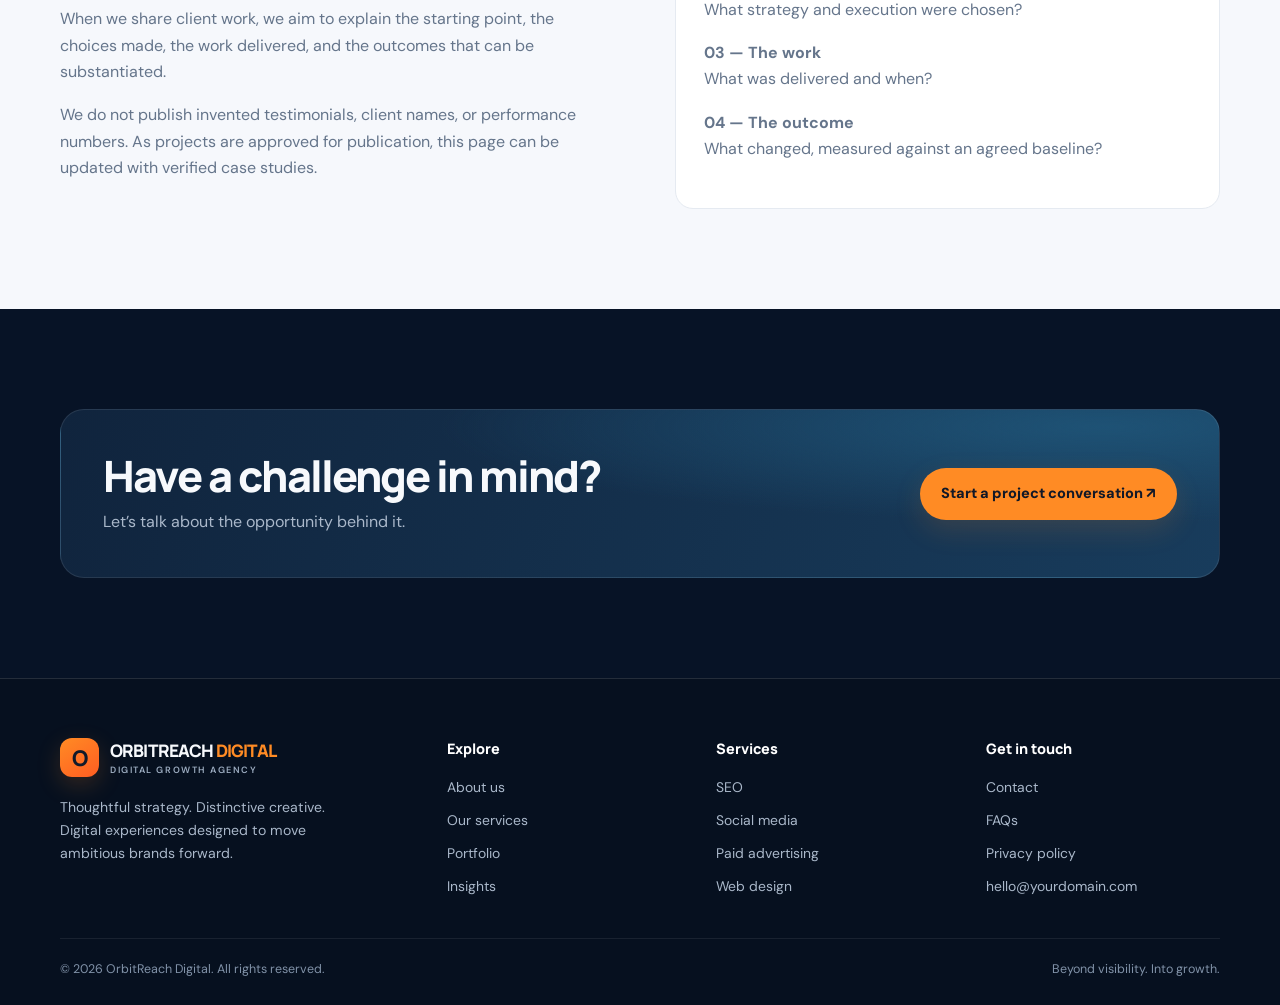
<file: portfolio.html>
<!doctype html><html lang="en"><head><meta charset="utf-8"><meta name="viewport" content="width=device-width, initial-scale=1"><title>Portfolio | OrbitReach Digital</title><meta name="description" content="Explore OrbitReach Digital's approach to portfolio projects and sample digital marketing case study formats."><meta name="theme-color" content="#071326"><link rel="icon" type="image/svg+xml" href="assets/favicon.svg"><link rel="stylesheet" href="assets/styles.css"><meta property="og:type" content="website"><meta property="og:title" content="Portfolio | OrbitReach Digital"><meta property="og:description" content="Explore OrbitReach Digital's approach to portfolio projects and sample digital marketing case study formats."></head><body><a class="skip-link" href="#main">Skip to content</a>
<header class="site-header"><div class="container nav-wrap">
<a class="brand" href="index.html" aria-label="OrbitReach Digital home"><span class="brand-mark">O</span><span class="brand-name">ORBITREACH<em> DIGITAL</em><small>DIGITAL GROWTH AGENCY</small></span></a>
<nav class="main-nav" aria-label="Main navigation"><a href="index.html">Home</a><a href="about.html">About</a><a href="services.html">Services</a><a href="portfolio.html" aria-current="page">Portfolio</a><a href="insights.html">Insights</a><a href="contact.html">Contact</a></nav>
<div class="nav-actions"><a class="btn" href="contact.html">Let’s talk <span aria-hidden="true">↗</span></a><button class="menu-toggle" aria-label="Toggle navigation" aria-expanded="false">☰</button></div>
</div></header><main id="main">
<section class="page-hero"><div class="container"><div class="breadcrumbs"><a href="index.html">Home</a> / Portfolio</div><span class="eyebrow">Selected work</span><h1>Good work begins with <span class="accent">a good question.</span></h1><p class="lead">We believe every project should start with the challenge, the audience, and the outcome that matters—not a template.</p></div></section>
<section class="section"><div class="container"><div class="section-head"><span class="eyebrow">Where we can help</span><h2>Different challenges. <span class="accent">Thoughtful solutions.</span></h2><p>These sample project cards demonstrate the types of engagements OrbitReach can support. They are not claims about completed client work.</p></div><div class="work-grid"><article class="work-card"><small>SEARCH · CONTENT</small><h3>Building a stronger organic foundation.</h3><p>For a business seeking better search visibility and more useful website content.</p><div class="tag-row"><span class="tag">SEO audit</span><span class="tag">Content plan</span></div></article><article class="work-card"><small>PAID MEDIA · CREATIVE</small><h3>Connecting campaigns to customer intent.</h3><p>For a team looking to bring structure to paid acquisition and creative testing.</p><div class="tag-row"><span class="tag">Media planning</span><span class="tag">Creative</span></div></article><article class="work-card"><small>WEB · BRAND</small><h3>Creating a clearer digital first impression.</h3><p>For a growing brand ready to clarify its message and improve its website experience.</p><div class="tag-row"><span class="tag">Brand messaging</span><span class="tag">Web design</span></div></article></div></div></section>
<section class="section section-light"><div class="container split"><div><span class="eyebrow">How we tell the story</span><h2>Results deserve <span class="accent">real context.</span></h2><p>When we share client work, we aim to explain the starting point, the choices made, the work delivered, and the outcomes that can be substantiated.</p><p>We do not publish invented testimonials, client names, or performance numbers. As projects are approved for publication, this page can be updated with verified case studies.</p></div><div class="detail-card"><h3>Case study framework</h3><p><b>01 — The challenge</b><br>What needed to change, and why?</p><p><b>02 — The approach</b><br>What strategy and execution were chosen?</p><p><b>03 — The work</b><br>What was delivered and when?</p><p><b>04 — The outcome</b><br>What changed, measured against an agreed baseline?</p></div></div></section>
<section class="section"><div class="container cta-band"><div><h2>Have a challenge in mind?</h2><p>Let’s talk about the opportunity behind it.</p></div><a class="btn" href="contact.html">Start a project conversation ↗</a></div></section>
</main><footer class="site-footer"><div class="container">
<div class="footer-grid">
<div><a class="brand" href="index.html"><span class="brand-mark">O</span><span class="brand-name">ORBITREACH<em> DIGITAL</em><small>DIGITAL GROWTH AGENCY</small></span></a><p style="margin-top:18px">Thoughtful strategy. Distinctive creative. Digital experiences designed to move ambitious brands forward.</p></div>
<div><div class="footer-title">Explore</div><div class="footer-links"><a href="about.html">About us</a><a href="services.html">Our services</a><a href="portfolio.html">Portfolio</a><a href="insights.html">Insights</a></div></div>
<div><div class="footer-title">Services</div><div class="footer-links"><a href="services.html#seo">SEO</a><a href="services.html#social">Social media</a><a href="services.html#paid">Paid advertising</a><a href="services.html#web">Web design</a></div></div>
<div><div class="footer-title">Get in touch</div><div class="footer-links"><a href="contact.html">Contact</a><a href="contact.html#faq">FAQs</a><a href="privacy.html">Privacy policy</a><a href="mailto:hello@yourdomain.com">hello@yourdomain.com</a></div></div>
</div>
<div class="footer-bottom"><span>© <span data-year></span> OrbitReach Digital. All rights reserved.</span><span>Beyond visibility. Into growth.</span></div>
</div></footer><script src="assets/config.js"></script><script src="assets/script.js"></script></body></html>
</file>
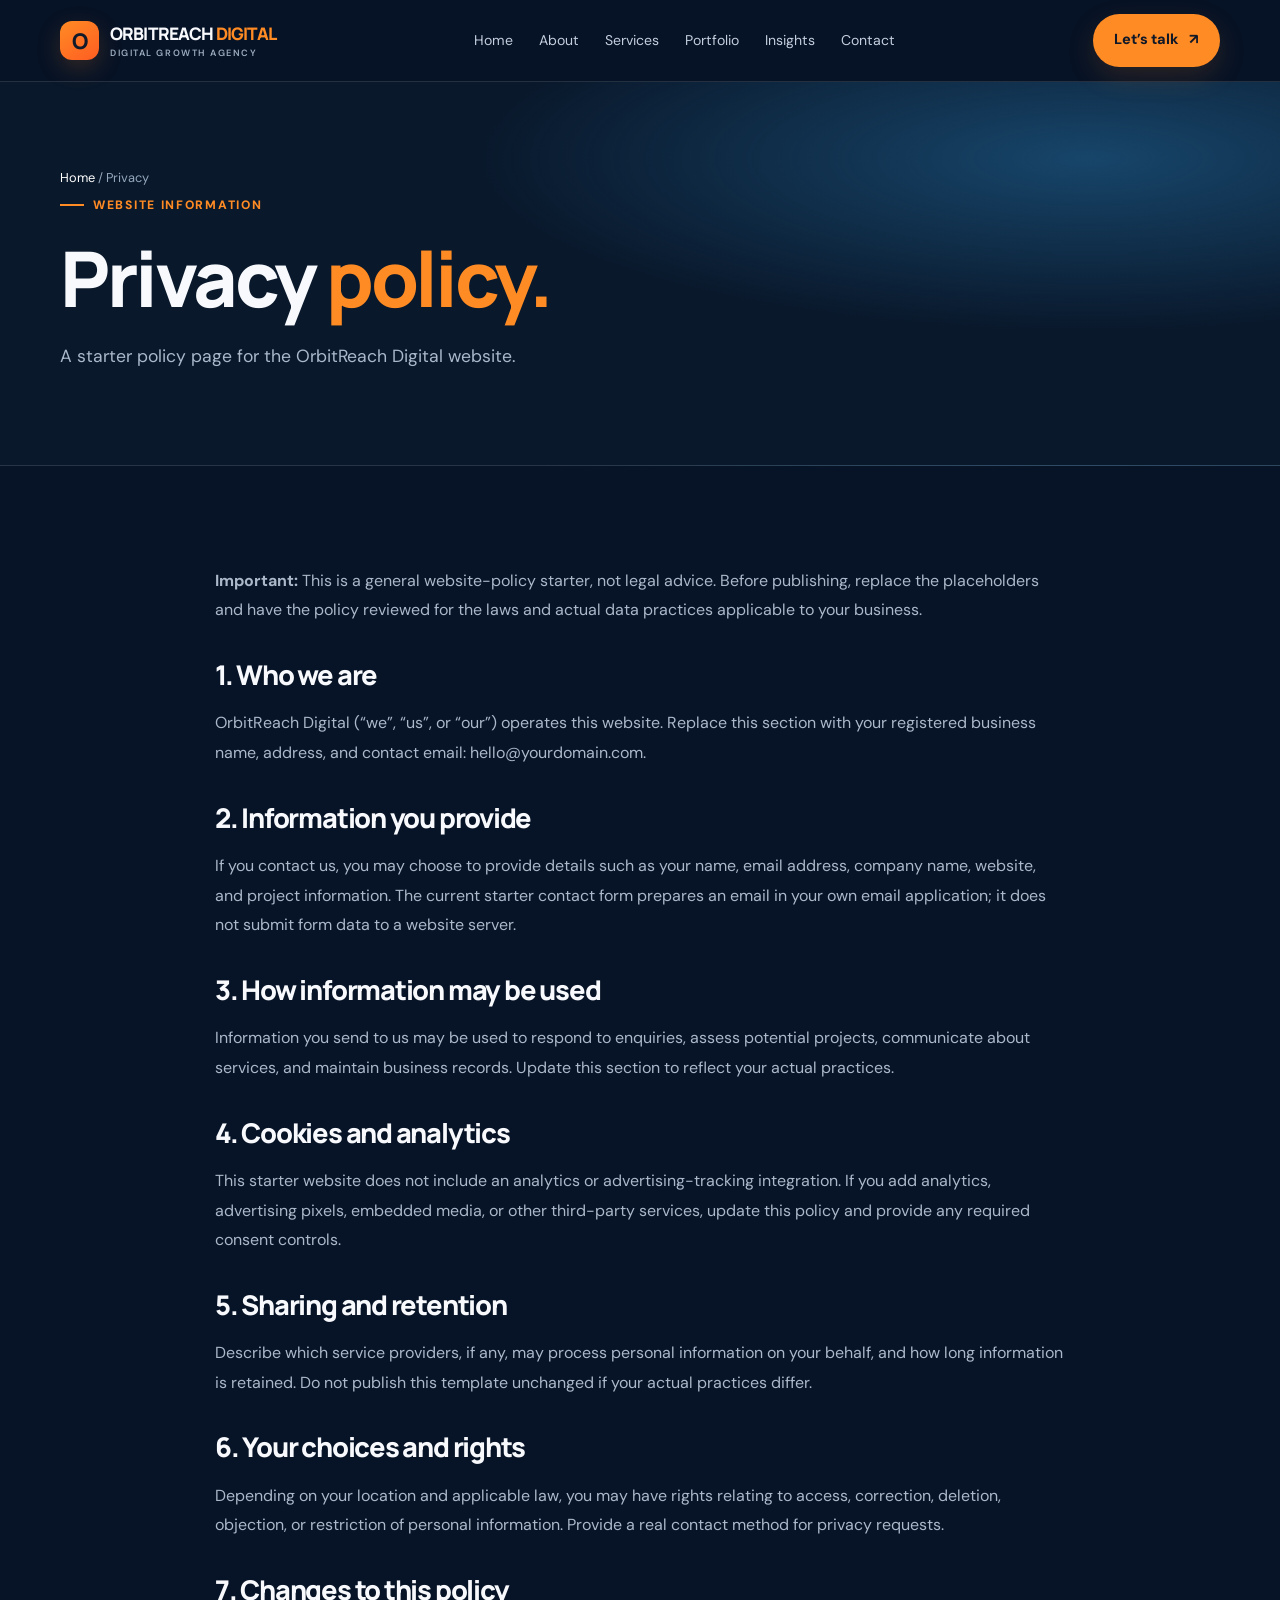
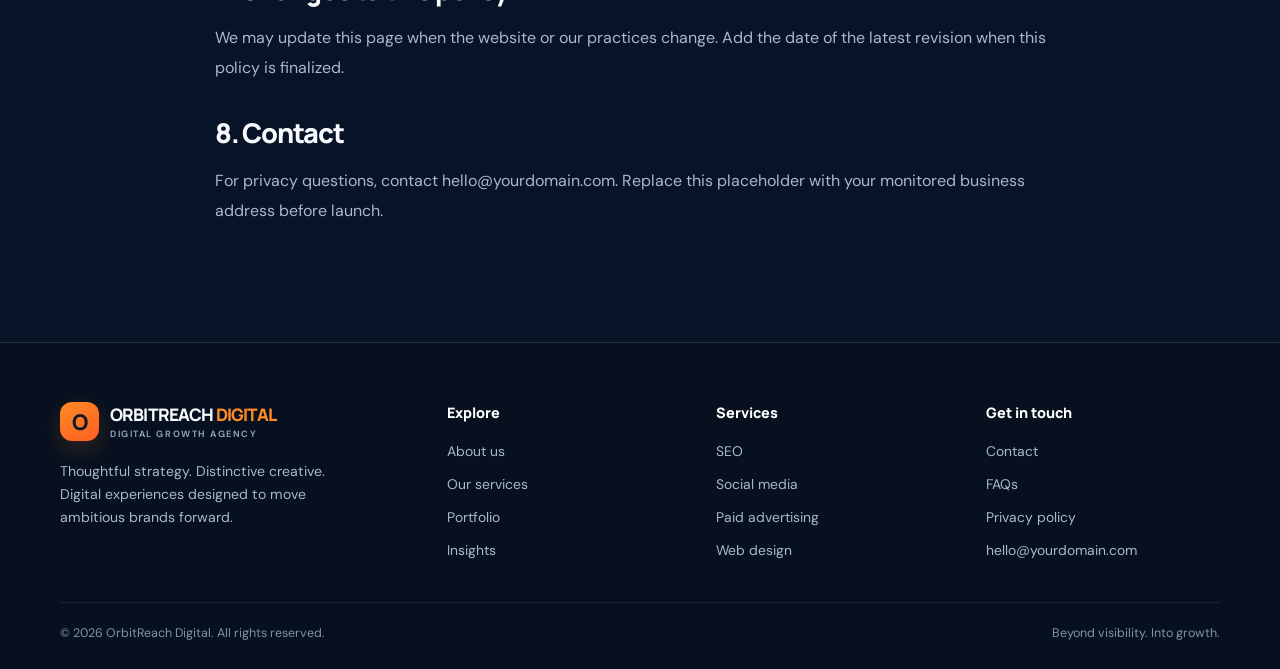
<file: privacy.html>
<!doctype html><html lang="en"><head><meta charset="utf-8"><meta name="viewport" content="width=device-width, initial-scale=1"><title>Privacy Policy | OrbitReach Digital</title><meta name="description" content="Read the OrbitReach Digital website privacy policy template."><meta name="theme-color" content="#071326"><link rel="icon" type="image/svg+xml" href="assets/favicon.svg"><link rel="stylesheet" href="assets/styles.css"><meta property="og:type" content="website"><meta property="og:title" content="Privacy Policy | OrbitReach Digital"><meta property="og:description" content="Read the OrbitReach Digital website privacy policy template."></head><body><a class="skip-link" href="#main">Skip to content</a>
<header class="site-header"><div class="container nav-wrap">
<a class="brand" href="index.html" aria-label="OrbitReach Digital home"><span class="brand-mark">O</span><span class="brand-name">ORBITREACH<em> DIGITAL</em><small>DIGITAL GROWTH AGENCY</small></span></a>
<nav class="main-nav" aria-label="Main navigation"><a href="index.html">Home</a><a href="about.html">About</a><a href="services.html">Services</a><a href="portfolio.html">Portfolio</a><a href="insights.html">Insights</a><a href="contact.html">Contact</a></nav>
<div class="nav-actions"><a class="btn" href="contact.html">Let’s talk <span aria-hidden="true">↗</span></a><button class="menu-toggle" aria-label="Toggle navigation" aria-expanded="false">☰</button></div>
</div></header><main id="main">
<section class="page-hero"><div class="container"><div class="breadcrumbs"><a href="index.html">Home</a> / Privacy</div><span class="eyebrow">Website information</span><h1>Privacy <span class="accent">policy.</span></h1><p class="lead">A starter policy page for the OrbitReach Digital website.</p></div></section>
<section class="section"><div class="container legal-copy">
<p><b>Important:</b> This is a general website-policy starter, not legal advice. Before publishing, replace the placeholders and have the policy reviewed for the laws and actual data practices applicable to your business.</p>
<h2>1. Who we are</h2><p>OrbitReach Digital (“we”, “us”, or “our”) operates this website. Replace this section with your registered business name, address, and contact email: hello@yourdomain.com.</p>
<h2>2. Information you provide</h2><p>If you contact us, you may choose to provide details such as your name, email address, company name, website, and project information. The current starter contact form prepares an email in your own email application; it does not submit form data to a website server.</p>
<h2>3. How information may be used</h2><p>Information you send to us may be used to respond to enquiries, assess potential projects, communicate about services, and maintain business records. Update this section to reflect your actual practices.</p>
<h2>4. Cookies and analytics</h2><p>This starter website does not include an analytics or advertising-tracking integration. If you add analytics, advertising pixels, embedded media, or other third-party services, update this policy and provide any required consent controls.</p>
<h2>5. Sharing and retention</h2><p>Describe which service providers, if any, may process personal information on your behalf, and how long information is retained. Do not publish this template unchanged if your actual practices differ.</p>
<h2>6. Your choices and rights</h2><p>Depending on your location and applicable law, you may have rights relating to access, correction, deletion, objection, or restriction of personal information. Provide a real contact method for privacy requests.</p>
<h2>7. Changes to this policy</h2><p>We may update this page when the website or our practices change. Add the date of the latest revision when this policy is finalized.</p>
<h2>8. Contact</h2><p>For privacy questions, contact hello@yourdomain.com. Replace this placeholder with your monitored business address before launch.</p>
</div></section>
</main><footer class="site-footer"><div class="container">
<div class="footer-grid">
<div><a class="brand" href="index.html"><span class="brand-mark">O</span><span class="brand-name">ORBITREACH<em> DIGITAL</em><small>DIGITAL GROWTH AGENCY</small></span></a><p style="margin-top:18px">Thoughtful strategy. Distinctive creative. Digital experiences designed to move ambitious brands forward.</p></div>
<div><div class="footer-title">Explore</div><div class="footer-links"><a href="about.html">About us</a><a href="services.html">Our services</a><a href="portfolio.html">Portfolio</a><a href="insights.html">Insights</a></div></div>
<div><div class="footer-title">Services</div><div class="footer-links"><a href="services.html#seo">SEO</a><a href="services.html#social">Social media</a><a href="services.html#paid">Paid advertising</a><a href="services.html#web">Web design</a></div></div>
<div><div class="footer-title">Get in touch</div><div class="footer-links"><a href="contact.html">Contact</a><a href="contact.html#faq">FAQs</a><a href="privacy.html">Privacy policy</a><a href="mailto:hello@yourdomain.com">hello@yourdomain.com</a></div></div>
</div>
<div class="footer-bottom"><span>© <span data-year></span> OrbitReach Digital. All rights reserved.</span><span>Beyond visibility. Into growth.</span></div>
</div></footer><script src="assets/config.js"></script><script src="assets/script.js"></script></body></html>
</file>
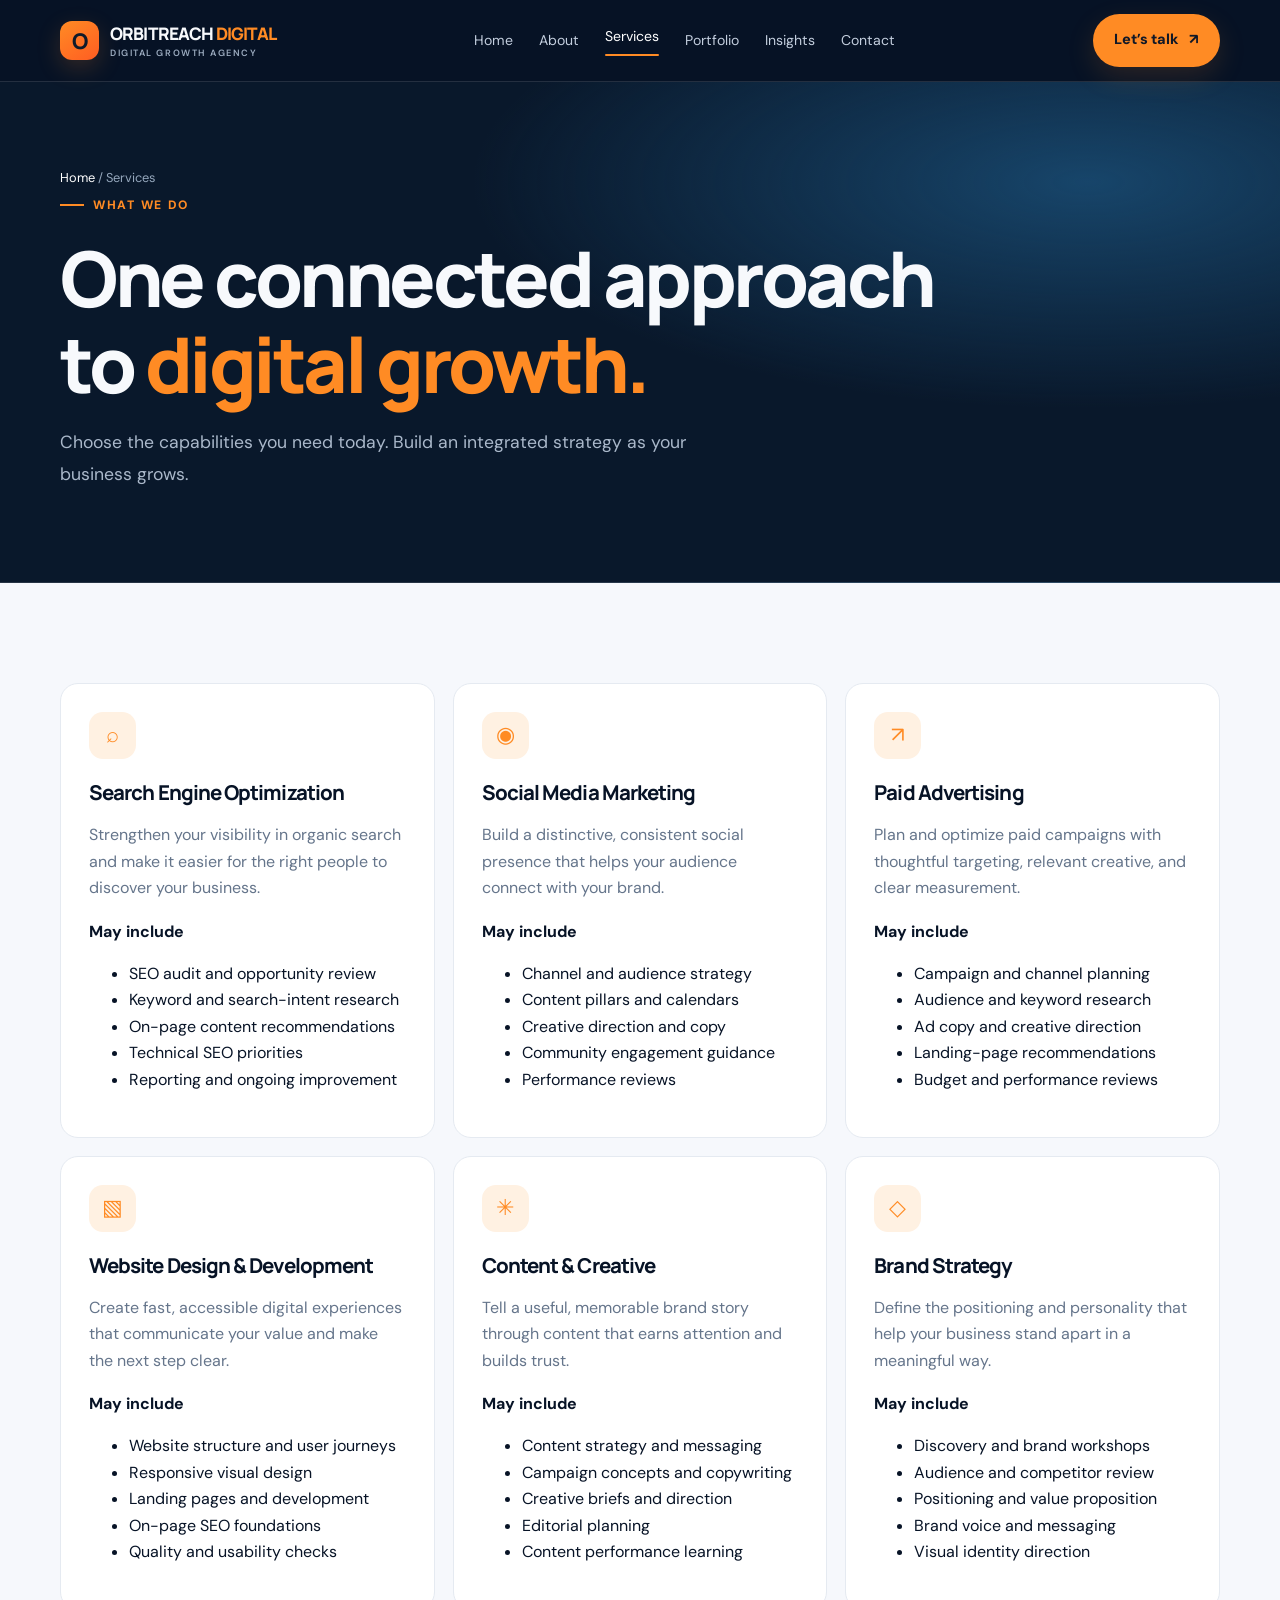
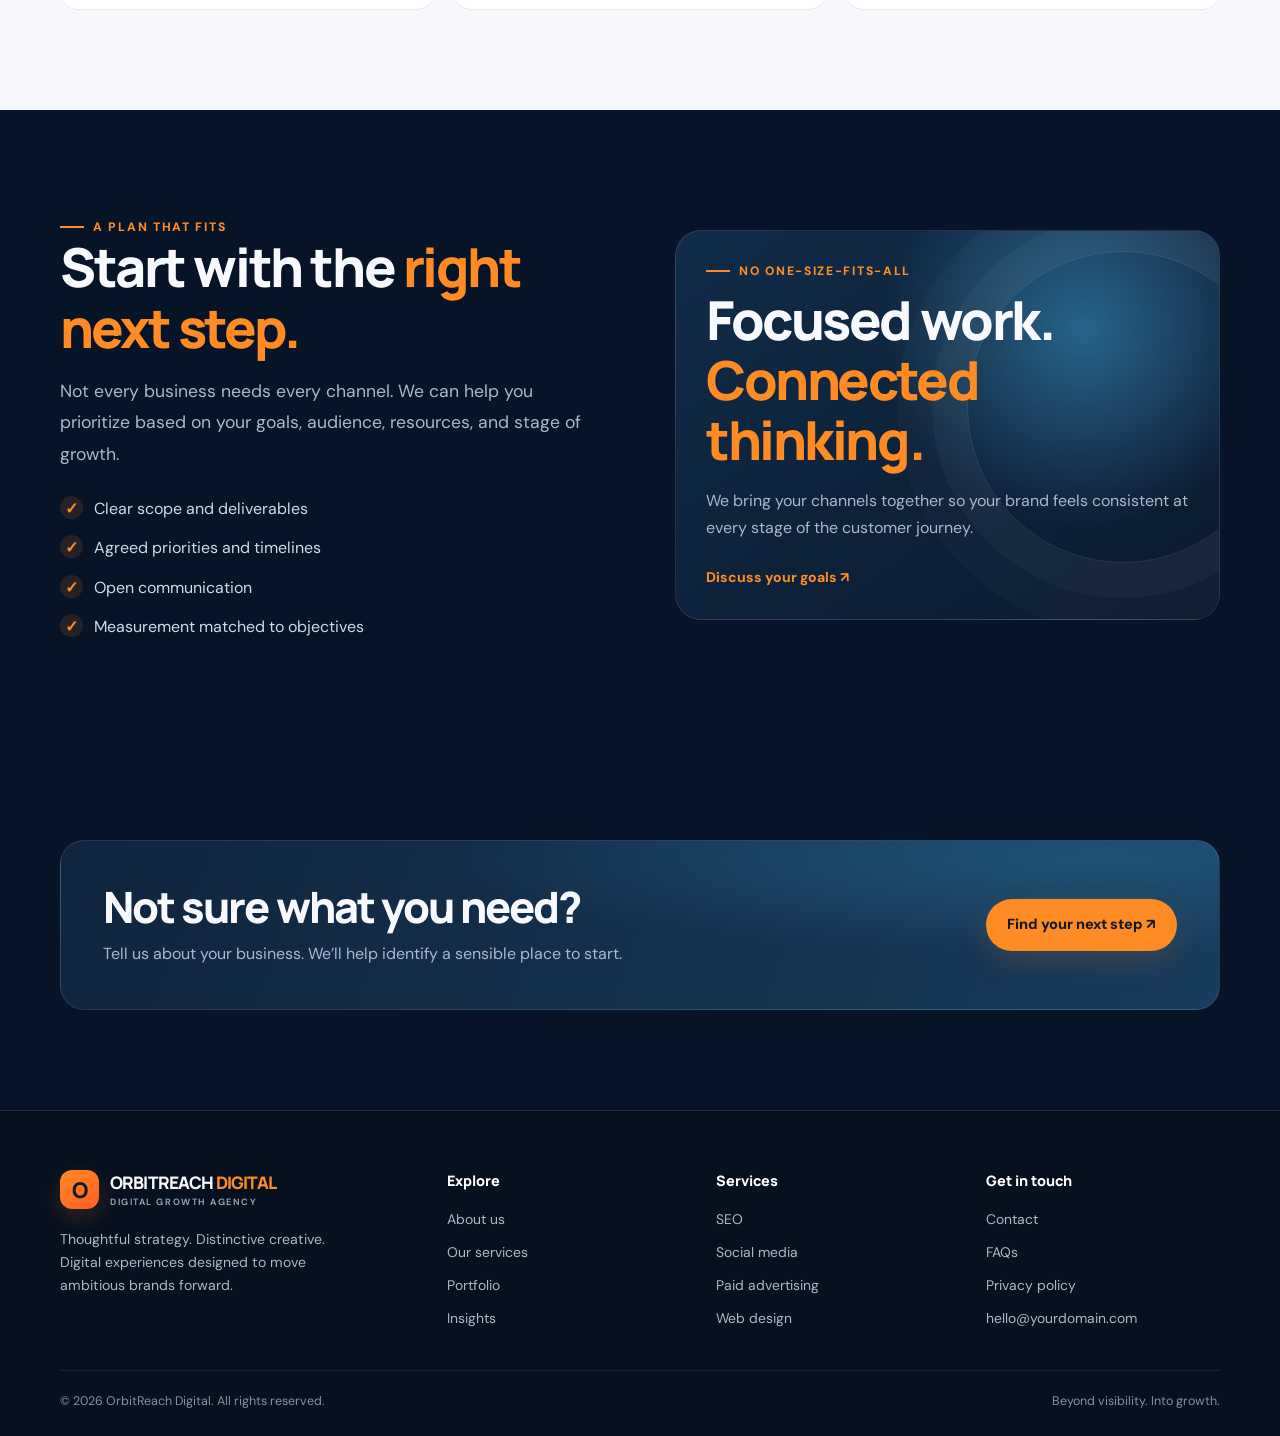
<file: services.html>
<!doctype html><html lang="en"><head><meta charset="utf-8"><meta name="viewport" content="width=device-width, initial-scale=1"><title>Services | OrbitReach Digital</title><meta name="description" content="Explore OrbitReach Digital services: SEO, social media, paid advertising, web design, content, and brand strategy."><meta name="theme-color" content="#071326"><link rel="icon" type="image/svg+xml" href="assets/favicon.svg"><link rel="stylesheet" href="assets/styles.css"><meta property="og:type" content="website"><meta property="og:title" content="Services | OrbitReach Digital"><meta property="og:description" content="Explore OrbitReach Digital services: SEO, social media, paid advertising, web design, content, and brand strategy."></head><body><a class="skip-link" href="#main">Skip to content</a>
<header class="site-header"><div class="container nav-wrap">
<a class="brand" href="index.html" aria-label="OrbitReach Digital home"><span class="brand-mark">O</span><span class="brand-name">ORBITREACH<em> DIGITAL</em><small>DIGITAL GROWTH AGENCY</small></span></a>
<nav class="main-nav" aria-label="Main navigation"><a href="index.html">Home</a><a href="about.html">About</a><a href="services.html" aria-current="page">Services</a><a href="portfolio.html">Portfolio</a><a href="insights.html">Insights</a><a href="contact.html">Contact</a></nav>
<div class="nav-actions"><a class="btn" href="contact.html">Let’s talk <span aria-hidden="true">↗</span></a><button class="menu-toggle" aria-label="Toggle navigation" aria-expanded="false">☰</button></div>
</div></header><main id="main">
<section class="page-hero"><div class="container"><div class="breadcrumbs"><a href="index.html">Home</a> / Services</div><span class="eyebrow">What we do</span><h1>One connected approach to <span class="accent">digital growth.</span></h1><p class="lead">Choose the capabilities you need today. Build an integrated strategy as your business grows.</p></div></section>
<section class="section section-light"><div class="container"><div class="three-grid">
<article class="detail-card" id="seo"><div class="service-icon">⌕</div><h3>Search Engine Optimization</h3><p>Strengthen your visibility in organic search and make it easier for the right people to discover your business.</p><b>May include</b><ul><li>SEO audit and opportunity review</li><li>Keyword and search-intent research</li><li>On-page content recommendations</li><li>Technical SEO priorities</li><li>Reporting and ongoing improvement</li></ul></article>
<article class="detail-card" id="social"><div class="service-icon">◉</div><h3>Social Media Marketing</h3><p>Build a distinctive, consistent social presence that helps your audience connect with your brand.</p><b>May include</b><ul><li>Channel and audience strategy</li><li>Content pillars and calendars</li><li>Creative direction and copy</li><li>Community engagement guidance</li><li>Performance reviews</li></ul></article>
<article class="detail-card" id="paid"><div class="service-icon">↗</div><h3>Paid Advertising</h3><p>Plan and optimize paid campaigns with thoughtful targeting, relevant creative, and clear measurement.</p><b>May include</b><ul><li>Campaign and channel planning</li><li>Audience and keyword research</li><li>Ad copy and creative direction</li><li>Landing-page recommendations</li><li>Budget and performance reviews</li></ul></article>
<article class="detail-card" id="web"><div class="service-icon">▧</div><h3>Website Design & Development</h3><p>Create fast, accessible digital experiences that communicate your value and make the next step clear.</p><b>May include</b><ul><li>Website structure and user journeys</li><li>Responsive visual design</li><li>Landing pages and development</li><li>On-page SEO foundations</li><li>Quality and usability checks</li></ul></article>
<article class="detail-card" id="content"><div class="service-icon">✳</div><h3>Content & Creative</h3><p>Tell a useful, memorable brand story through content that earns attention and builds trust.</p><b>May include</b><ul><li>Content strategy and messaging</li><li>Campaign concepts and copywriting</li><li>Creative briefs and direction</li><li>Editorial planning</li><li>Content performance learning</li></ul></article>
<article class="detail-card" id="brand"><div class="service-icon">◇</div><h3>Brand Strategy</h3><p>Define the positioning and personality that help your business stand apart in a meaningful way.</p><b>May include</b><ul><li>Discovery and brand workshops</li><li>Audience and competitor review</li><li>Positioning and value proposition</li><li>Brand voice and messaging</li><li>Visual identity direction</li></ul></article>
</div></div></section>
<section class="section"><div class="container split"><div><span class="eyebrow">A plan that fits</span><h2>Start with the <span class="accent">right next step.</span></h2><p class="lead">Not every business needs every channel. We can help you prioritize based on your goals, audience, resources, and stage of growth.</p><ul class="check-list"><li>Clear scope and deliverables</li><li>Agreed priorities and timelines</li><li>Open communication</li><li>Measurement matched to objectives</li></ul></div><div class="feature-panel"><span class="eyebrow">No one-size-fits-all</span><div><h2>Focused work.<br><span class="accent">Connected thinking.</span></h2><p>We bring your channels together so your brand feels consistent at every stage of the customer journey.</p></div><a class="text-link" href="contact.html">Discuss your goals ↗</a></div></div></section>
<section class="section"><div class="container cta-band"><div><h2>Not sure what you need?</h2><p>Tell us about your business. We’ll help identify a sensible place to start.</p></div><a class="btn" href="contact.html">Find your next step ↗</a></div></section>
</main><footer class="site-footer"><div class="container">
<div class="footer-grid">
<div><a class="brand" href="index.html"><span class="brand-mark">O</span><span class="brand-name">ORBITREACH<em> DIGITAL</em><small>DIGITAL GROWTH AGENCY</small></span></a><p style="margin-top:18px">Thoughtful strategy. Distinctive creative. Digital experiences designed to move ambitious brands forward.</p></div>
<div><div class="footer-title">Explore</div><div class="footer-links"><a href="about.html">About us</a><a href="services.html">Our services</a><a href="portfolio.html">Portfolio</a><a href="insights.html">Insights</a></div></div>
<div><div class="footer-title">Services</div><div class="footer-links"><a href="services.html#seo">SEO</a><a href="services.html#social">Social media</a><a href="services.html#paid">Paid advertising</a><a href="services.html#web">Web design</a></div></div>
<div><div class="footer-title">Get in touch</div><div class="footer-links"><a href="contact.html">Contact</a><a href="contact.html#faq">FAQs</a><a href="privacy.html">Privacy policy</a><a href="mailto:hello@yourdomain.com">hello@yourdomain.com</a></div></div>
</div>
<div class="footer-bottom"><span>© <span data-year></span> OrbitReach Digital. All rights reserved.</span><span>Beyond visibility. Into growth.</span></div>
</div></footer><script src="assets/config.js"></script><script src="assets/script.js"></script></body></html>
</file>
<file: assets/styles.css>
@import url('https://fonts.googleapis.com/css2?family=DM+Sans:wght@400;500;600;700&family=Manrope:wght@400;500;600;700;800&display=swap');
:root{--ink:#071326;--ink2:#0d1d33;--panel:#122640;--line:rgba(255,255,255,.12);--paper:#f6f8fc;--white:#fff;--muted:#aab8ca;--muted-dark:#65758b;--orange:#ff8b24;--orange2:#ffad55;--cyan:#5bc8f5;--radius:22px;--shadow:0 24px 70px rgba(4,14,29,.18);--max:1160px}
*{box-sizing:border-box}html{scroll-behavior:smooth;scroll-padding-top:90px}body{margin:0;background:var(--ink);color:#f7f9fc;font-family:"DM Sans",Arial,sans-serif;line-height:1.65;-webkit-font-smoothing:antialiased}img{max-width:100%;display:block}a{color:inherit;text-decoration:none}button,input,textarea,select{font:inherit}button,a{-webkit-tap-highlight-color:transparent}.container{width:min(var(--max),calc(100% - 44px));margin-inline:auto}.skip-link{position:absolute;left:-999px;top:10px;background:#fff;color:#000;padding:10px;z-index:999}.skip-link:focus{left:10px}.site-header{height:82px;position:sticky;top:0;z-index:100;background:rgba(7,19,38,.9);backdrop-filter:blur(18px);border-bottom:1px solid var(--line)}.nav-wrap{height:100%;display:flex;align-items:center;justify-content:space-between;gap:28px}.brand{display:inline-flex;align-items:center;gap:11px;font-family:Manrope,sans-serif;font-size:1.08rem;font-weight:800;letter-spacing:-.05em;white-space:nowrap}.brand-mark{width:39px;height:39px;display:grid;place-items:center;border-radius:12px;background:linear-gradient(145deg,var(--orange),#ff5d22);color:#101a2a;font-weight:900;font-size:1.35rem;box-shadow:0 8px 25px #ff8b2430}.brand-name em{font-style:normal;color:var(--orange)}.brand small{display:block;font-family:"DM Sans",sans-serif;font-size:.57rem;letter-spacing:.17em;color:#9cacc0;font-weight:600;margin-top:-3px}.main-nav{display:flex;align-items:center;gap:26px}.main-nav a{font-size:.88rem;color:#c3cede;transition:.2s}.main-nav a:hover,.main-nav a[aria-current=page]{color:#fff}.main-nav a[aria-current=page]:after{content:"";display:block;height:2px;background:var(--orange);border-radius:4px;margin-top:5px}.nav-actions{display:flex;align-items:center;gap:12px}.menu-toggle{display:none;border:1px solid #ffffff30;border-radius:11px;background:transparent;color:#fff;padding:10px 12px;cursor:pointer}.btn{display:inline-flex;align-items:center;justify-content:center;gap:10px;padding:13px 20px;border-radius:999px;background:var(--orange);color:#111827;font-weight:800;font-size:.91rem;border:1px solid transparent;box-shadow:0 10px 28px #ff8b2425;transition:transform .2s,box-shadow .2s,background .2s;cursor:pointer}.btn:hover{transform:translateY(-2px);box-shadow:0 15px 34px #ff8b2440;background:var(--orange2)}.btn-secondary{background:transparent;color:#f5f8fc;border-color:#71839a;box-shadow:none}.btn-secondary:hover{background:#ffffff12;box-shadow:none}.btn-dark{background:var(--ink);color:#fff}.eyebrow{display:inline-flex;align-items:center;gap:9px;font-size:.76rem;letter-spacing:.14em;font-weight:800;color:var(--orange);text-transform:uppercase}.eyebrow:before{content:"";width:24px;height:2px;background:var(--orange)}h1,h2,h3,h4{font-family:Manrope,sans-serif;line-height:1.12;letter-spacing:-.045em;margin:0 0 18px}h1{font-size:clamp(2.9rem,6.5vw,5.8rem);font-weight:800}h2{font-size:clamp(2.1rem,4.2vw,3.6rem);font-weight:800}h3{font-size:1.28rem;font-weight:750}p{margin:0 0 17px;color:var(--muted)}.accent{color:var(--orange)}.lead{font-size:1.1rem;line-height:1.8;max-width:660px}.section{padding:100px 0}.section-light{background:var(--paper);color:var(--ink)}.section-light p{color:var(--muted-dark)}.section-head{max-width:710px;margin-bottom:44px}.section-head.center{text-align:center;margin-inline:auto}.section-head.center .eyebrow{justify-content:center}.section-head.center p{margin-inline:auto}.hero{position:relative;overflow:hidden;padding:91px 0 100px;background:radial-gradient(ellipse at 78% 42%,#17456a 0,transparent 43%),linear-gradient(120deg,#071326 0%,#0a1b31 60%,#071326 100%)}.hero:after{content:"";position:absolute;inset:auto -8% -230px;height:350px;background:radial-gradient(ellipse,#ff8b241a,transparent 67%);pointer-events:none}.hero-grid{position:relative;z-index:1;display:grid;grid-template-columns:1.05fr .95fr;align-items:center;gap:40px}.hero h1{margin:22px 0}.hero-copy .lead{max-width:590px}.hero-actions{display:flex;flex-wrap:wrap;gap:13px;margin-top:28px}.hero-visual{min-height:450px;position:relative;display:grid;place-items:center}.growth-orb{width:min(400px,90%);aspect-ratio:1;border:1px solid #5b8eb1;border-radius:50%;background:radial-gradient(circle at 35% 25%,#235c85,#0b1c32 70%);box-shadow:0 0 90px #2296cf20,inset 0 0 65px #0008;display:grid;place-items:center;position:relative}.growth-orb:before,.growth-orb:after{content:"";position:absolute;border:1px solid #5bc8f544;border-radius:50%;inset:11%}.growth-orb:after{inset:22%;border-color:#ff8b2444}.growth-chart{position:relative;z-index:2;width:72%;height:55%}.growth-chart svg{width:100%;height:100%;overflow:visible}.growth-card{position:absolute;z-index:3;background:#102641;border:1px solid #41617f;border-radius:15px;padding:15px 18px;box-shadow:0 20px 55px #0005}.growth-card strong{display:block;color:var(--orange);font-family:Manrope,sans-serif;font-size:1.7rem}.growth-card span{color:#bdcad9;font-size:.79rem}.growth-card.one{top:16%;left:0}.growth-card.two{right:-1%;bottom:16%}.trust-strip{border-block:1px solid var(--line);background:#0a1a2e;padding:22px 0}.trust-inner{display:flex;align-items:center;justify-content:space-between;gap:20px;flex-wrap:wrap;color:#b9c6d6;font-size:.85rem}.trust-inner strong{color:#fff;font-family:Manrope,sans-serif;font-size:1rem}.trust-label{color:#8295aa;letter-spacing:.12em;text-transform:uppercase;font-size:.68rem;font-weight:800}.service-grid,.three-grid{display:grid;grid-template-columns:repeat(3,1fr);gap:18px}.service-card{padding:27px;border-radius:19px;border:1px solid #ffffff14;background:linear-gradient(145deg,#122741,#0c1c31);transition:.25s}.service-card:hover{transform:translateY(-5px);border-color:#ff8b2477}.service-icon{width:47px;height:47px;display:grid;place-items:center;border-radius:14px;background:#ff8b241a;color:var(--orange);font-size:1.35rem;margin-bottom:22px}.service-card p{font-size:.94rem;margin-bottom:17px}.text-link{color:var(--orange);font-weight:750;font-size:.88rem}.text-link:hover{text-decoration:underline}.split{display:grid;grid-template-columns:1fr 1fr;gap:70px;align-items:center}.feature-panel{min-height:390px;border-radius:26px;padding:30px;position:relative;overflow:hidden;background:radial-gradient(circle at 75% 25%,#28648a,transparent 40%),linear-gradient(145deg,#102c49,#0b192c);border:1px solid #ffffff19;display:flex;flex-direction:column;justify-content:space-between}.feature-panel:after{content:"";position:absolute;width:310px;height:310px;border:1px solid #ffffff1c;border-radius:50%;right:-60px;top:20px;box-shadow:0 0 0 35px #ffffff08,0 0 0 70px #ffffff05}.feature-panel>*{position:relative;z-index:1}.feature-panel .big-number{font-family:Manrope,sans-serif;font-weight:800;font-size:clamp(4rem,9vw,7rem);letter-spacing:-.08em;color:var(--orange);line-height:1}.check-list{list-style:none;padding:0;margin:25px 0 0;display:grid;gap:13px}.check-list li{color:#cfdae7}.check-list li:before{content:"✓";display:inline-grid;place-items:center;width:23px;height:23px;border-radius:50%;background:#ff8b2420;color:var(--orange);font-weight:900;margin-right:11px}.metric-row{display:grid;grid-template-columns:repeat(3,1fr);gap:15px;margin-top:32px}.metric{border-top:1px solid #ffffff22;padding-top:15px}.metric strong{display:block;color:var(--orange);font-family:Manrope,sans-serif;font-size:1.9rem}.metric span{font-size:.79rem;color:#aab8ca}.process-grid{display:grid;grid-template-columns:repeat(3,1fr);gap:18px}.process-card{padding:25px;background:#fff;border:1px solid #e5eaf1;border-radius:18px}.process-num{font-family:Manrope,sans-serif;font-size:.8rem;color:var(--orange);font-weight:800;letter-spacing:.12em}.process-card h3{margin-top:14px}.work-grid{display:grid;grid-template-columns:repeat(3,1fr);gap:18px}.work-card{min-height:260px;border-radius:20px;padding:25px;display:flex;flex-direction:column;justify-content:flex-end;overflow:hidden;position:relative;background:linear-gradient(145deg,#194565,#0b1b2f);border:1px solid #ffffff1a}.work-card:nth-child(2){background:linear-gradient(145deg,#543b72,#1b1c39)}.work-card:nth-child(3){background:linear-gradient(145deg,#1c655b,#102a32)}.work-card:before{content:"";position:absolute;width:180px;height:180px;border:1px solid #ffffff28;border-radius:50%;right:-45px;top:-55px;box-shadow:0 0 0 25px #ffffff09,0 0 0 50px #ffffff06}.work-card>*{position:relative}.work-card small{color:#d2deea;text-transform:uppercase;letter-spacing:.14em;font-weight:800;font-size:.68rem}.work-card h3{font-size:1.55rem;margin:11px 0}.tag-row{display:flex;gap:7px;flex-wrap:wrap;margin-top:12px}.tag{font-size:.73rem;padding:5px 9px;border-radius:999px;background:#ffffff14;color:#d8e5f2}.testimonial{max-width:860px;margin:auto;text-align:center}.testimonial blockquote{font-family:Manrope,sans-serif;font-size:clamp(1.35rem,3vw,2rem);line-height:1.5;letter-spacing:-.035em;margin:15px 0 25px}.testimonial cite{font-style:normal;color:var(--muted-dark);font-size:.88rem}.cta-band{padding:42px;border-radius:24px;border:1px solid #ffffff18;background:radial-gradient(ellipse at 90% 10%,#1e5275,transparent 45%),linear-gradient(110deg,#10243d,#183c5c);display:flex;align-items:center;justify-content:space-between;gap:28px}.cta-band h2{font-size:clamp(1.8rem,3.5vw,2.7rem);margin-bottom:9px}.cta-band p{margin:0}.page-hero{padding:85px 0 75px;background:radial-gradient(ellipse at 85% 20%,#17456a 0,transparent 40%),#09182b;border-bottom:1px solid var(--line)}.page-hero h1{font-size:clamp(2.8rem,6vw,5rem);max-width:900px;margin:20px 0}.breadcrumbs{font-size:.8rem;color:#95a7bc}.breadcrumbs a{color:#fff}.content-narrow{max-width:820px}.content-narrow p{line-height:1.85}.detail-card{background:#fff;border:1px solid #e5eaf1;border-radius:18px;padding:28px;color:var(--ink)}.detail-card p{color:var(--muted-dark)}.detail-card .service-icon{background:#fff1e2}.portfolio-note{font-size:.8rem;color:#8293a9;margin-top:18px}.insight-grid{display:grid;grid-template-columns:repeat(3,1fr);gap:20px}.article-card{border-radius:18px;overflow:hidden;background:#fff;border:1px solid #e5eaf1;color:var(--ink)}.article-art{min-height:170px;padding:22px;display:flex;align-items:flex-end;background:linear-gradient(145deg,#15476a,#0b1a2f)}.article-card:nth-child(2) .article-art{background:linear-gradient(145deg,#5d4378,#1d2140)}.article-card:nth-child(3) .article-art{background:linear-gradient(145deg,#1b6a5d,#102b31)}.article-art span{color:#fff;font-family:Manrope,sans-serif;font-size:2rem;font-weight:800}.article-body{padding:23px}.article-meta{font-size:.74rem;text-transform:uppercase;letter-spacing:.11em;color:#9a6a31;font-weight:800}.article-body p{color:var(--muted-dark);font-size:.92rem}.contact-layout{display:grid;grid-template-columns:.8fr 1.2fr;gap:55px;align-items:start}.contact-card{background:#fff;color:var(--ink);border-radius:22px;padding:30px;box-shadow:var(--shadow)}.form-grid{display:grid;grid-template-columns:1fr 1fr;gap:14px}.field{display:grid;gap:7px}.field.full{grid-column:1/-1}.field label{font-size:.82rem;font-weight:750;color:#334155}.field input,.field select,.field textarea{width:100%;border:1px solid #d9e1eb;border-radius:10px;background:#fff;color:#101827;padding:13px 14px;outline:none}.field input:focus,.field select:focus,.field textarea:focus{border-color:#e88a2d;box-shadow:0 0 0 3px #ff8b2420}.field textarea{min-height:130px;resize:vertical}.form-message{margin:13px 0 0;color:#17633f;font-size:.9rem}.contact-info{display:grid;gap:21px;margin-top:30px}.contact-info strong{display:block;color:#fff}.contact-info span{color:#aab8ca;font-size:.9rem}.faq-list{display:grid;gap:12px;max-width:850px;margin:auto}.faq-item{border:1px solid #ffffff19;border-radius:14px;padding:20px 22px;background:#10213a}.faq-item summary{font-weight:750;cursor:pointer}.faq-item p{margin:13px 0 0;font-size:.94rem}.site-footer{padding:58px 0 25px;border-top:1px solid var(--line);background:#06101f}.footer-grid{display:grid;grid-template-columns:1.5fr 1fr 1fr 1fr;gap:35px;padding-bottom:40px}.footer-grid p{font-size:.88rem;max-width:300px}.footer-title{font-family:Manrope,sans-serif;font-weight:800;font-size:.9rem;margin-bottom:15px;color:#fff}.footer-links{display:grid;gap:10px}.footer-links a{font-size:.87rem;color:#aab8ca}.footer-links a:hover{color:var(--orange)}.footer-bottom{border-top:1px solid #ffffff13;padding-top:20px;display:flex;justify-content:space-between;gap:15px;flex-wrap:wrap;color:#8192a8;font-size:.78rem}.legal-copy{max-width:850px}.legal-copy h2{font-size:1.7rem;margin-top:35px}.legal-copy p,.legal-copy li{color:#aab8ca;line-height:1.85}.not-found{text-align:center;padding:120px 0}.not-found .code{font-size:6rem;font-family:Manrope,sans-serif;color:var(--orange);font-weight:800}
@media(max-width:950px){.main-nav{gap:16px}.main-nav a{font-size:.82rem}.nav-actions .btn{padding:11px 14px}.hero-grid{gap:15px}.split{gap:35px}.footer-grid{grid-template-columns:1.3fr 1fr 1fr}.footer-grid>div:last-child{grid-column:2/4}}
@media(max-width:760px){.site-header{height:72px}.menu-toggle{display:block}.nav-actions>.btn{display:none}.main-nav{display:none;position:absolute;top:71px;left:0;right:0;padding:20px 24px 25px;background:#071326;border-bottom:1px solid var(--line);flex-direction:column;align-items:flex-start;gap:17px}.main-nav.open{display:flex}.main-nav a{font-size:1rem}.main-nav a[aria-current=page]:after{display:none}.hero{padding:62px 0 65px}.hero-grid,.split,.contact-layout{grid-template-columns:1fr}.hero-visual{min-height:340px}.service-grid,.three-grid,.work-grid,.insight-grid,.process-grid{grid-template-columns:1fr 1fr}.section{padding:72px 0}.feature-panel{min-height:320px}.footer-grid{grid-template-columns:1fr 1fr}.footer-grid>div:last-child{grid-column:auto}.cta-band{align-items:flex-start;flex-direction:column}.page-hero{padding:65px 0 55px}}
@media(max-width:520px){.container{width:min(var(--max),calc(100% - 34px))}.brand{font-size:.98rem}.hero h1{font-size:3.05rem}.hero-visual{min-height:285px}.growth-card{padding:10px 12px}.growth-card strong{font-size:1.35rem}.service-grid,.three-grid,.work-grid,.insight-grid,.process-grid{grid-template-columns:1fr}.section{padding:60px 0}.metric-row{grid-template-columns:1fr 1fr}.trust-inner{justify-content:center;text-align:center}.trust-inner>div{width:42%}.form-grid{grid-template-columns:1fr}.field.full{grid-column:auto}.contact-card{padding:22px}.cta-band{padding:27px}.footer-grid{grid-template-columns:1fr 1fr;gap:25px}.footer-grid>div:first-child{grid-column:1/-1}.footer-bottom{flex-direction:column}.page-hero h1{font-size:2.85rem}}
</file>
